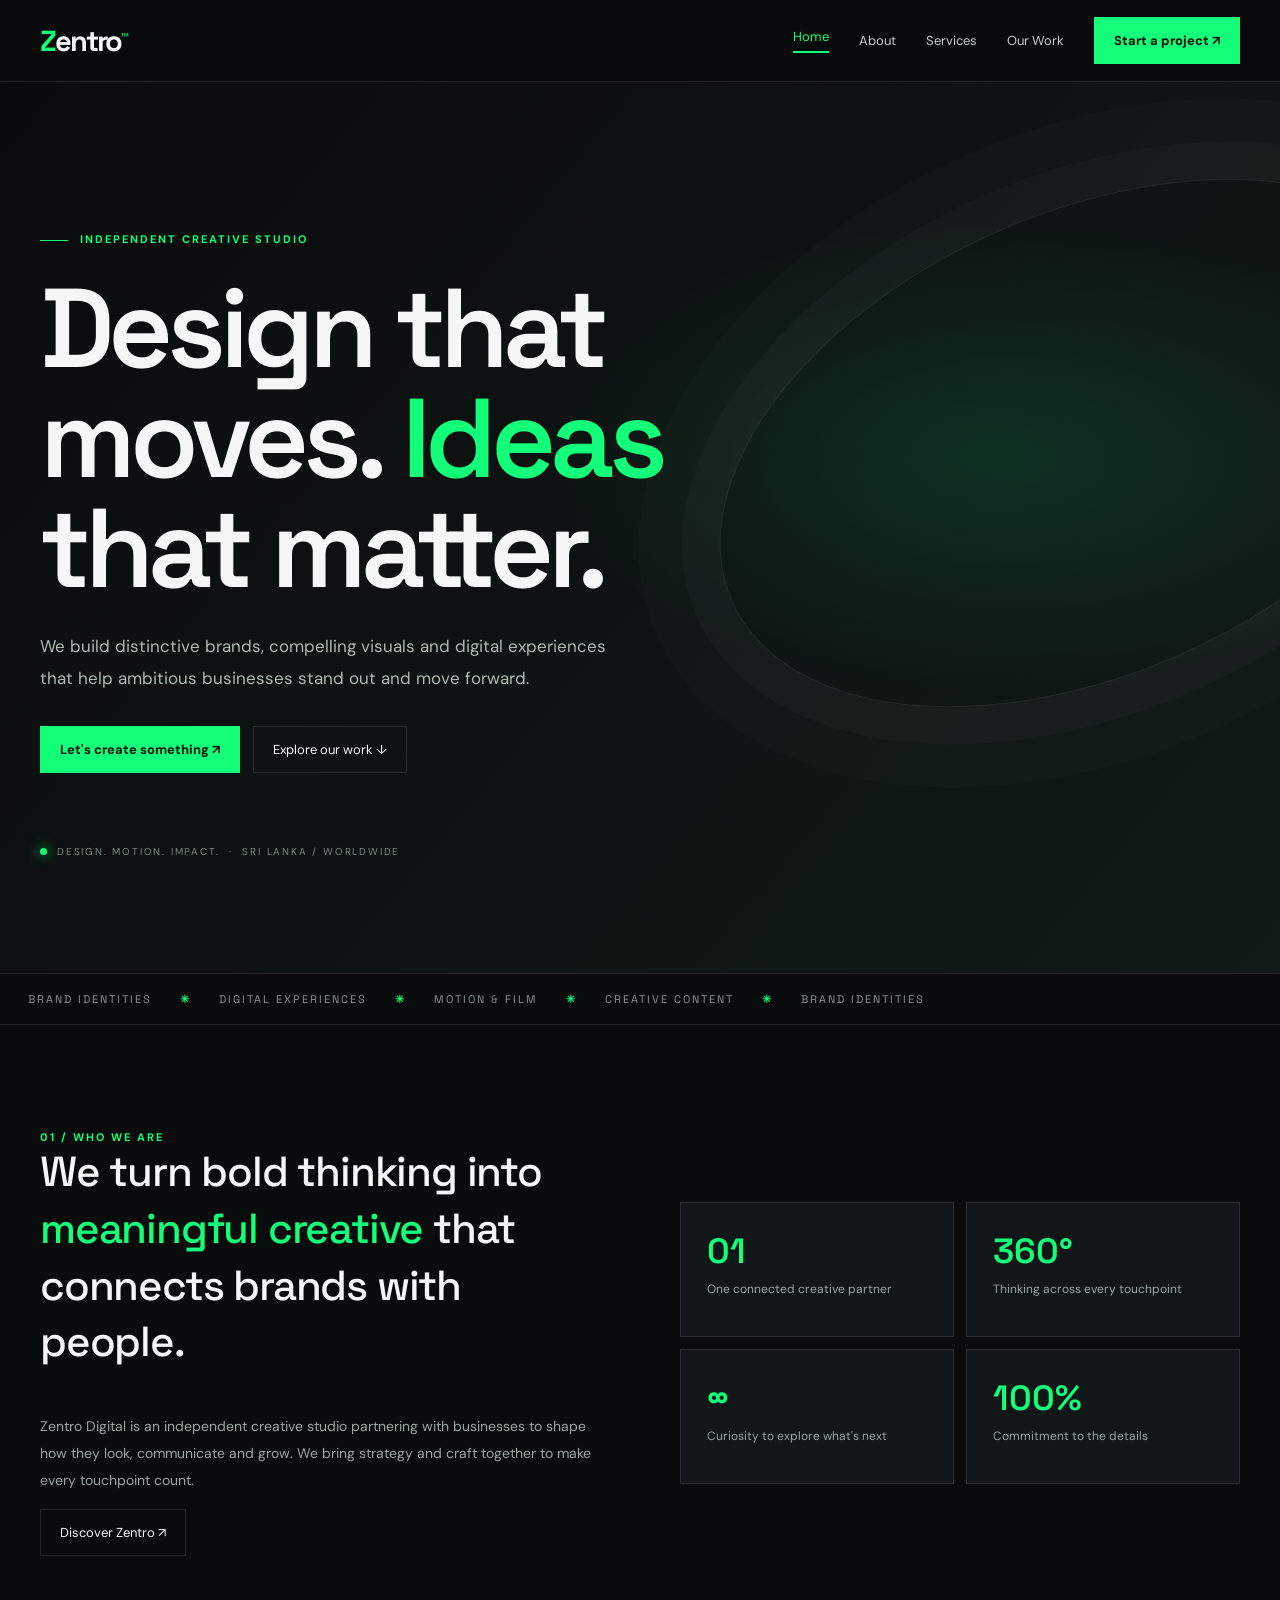
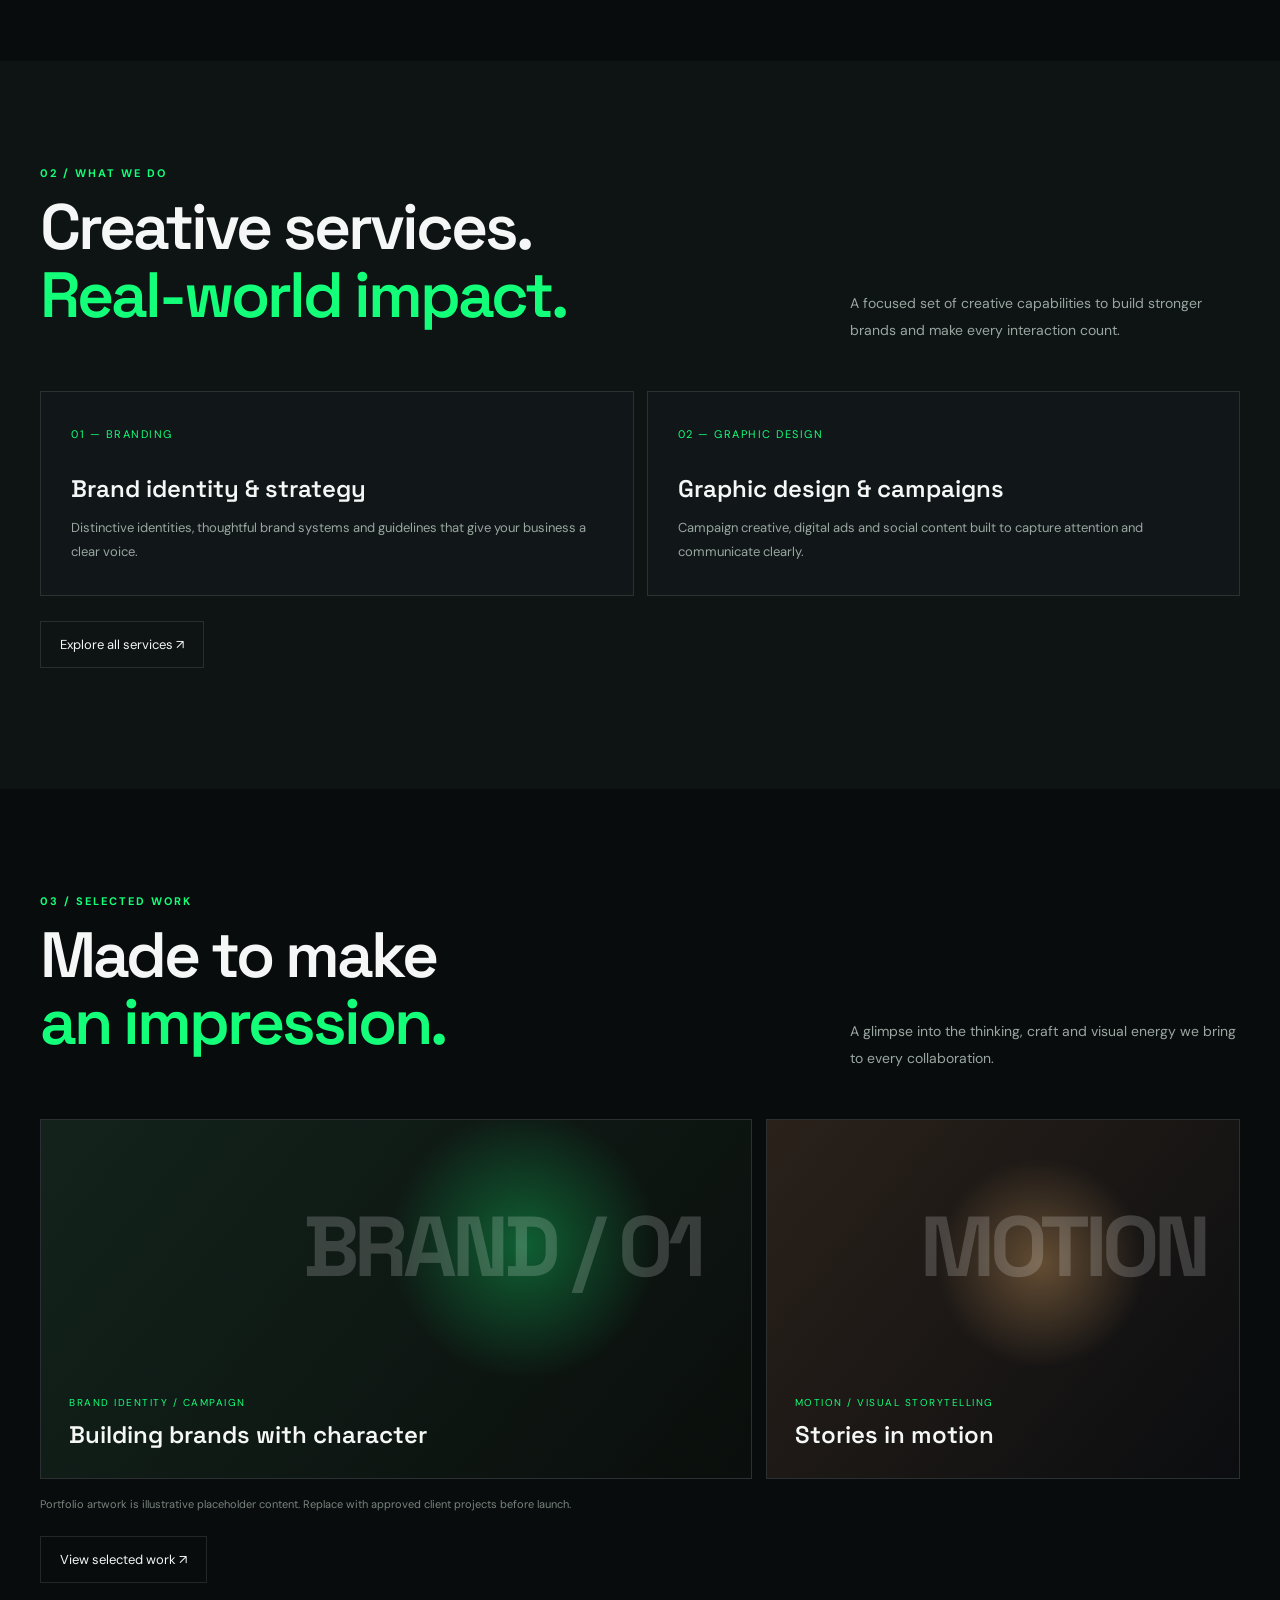
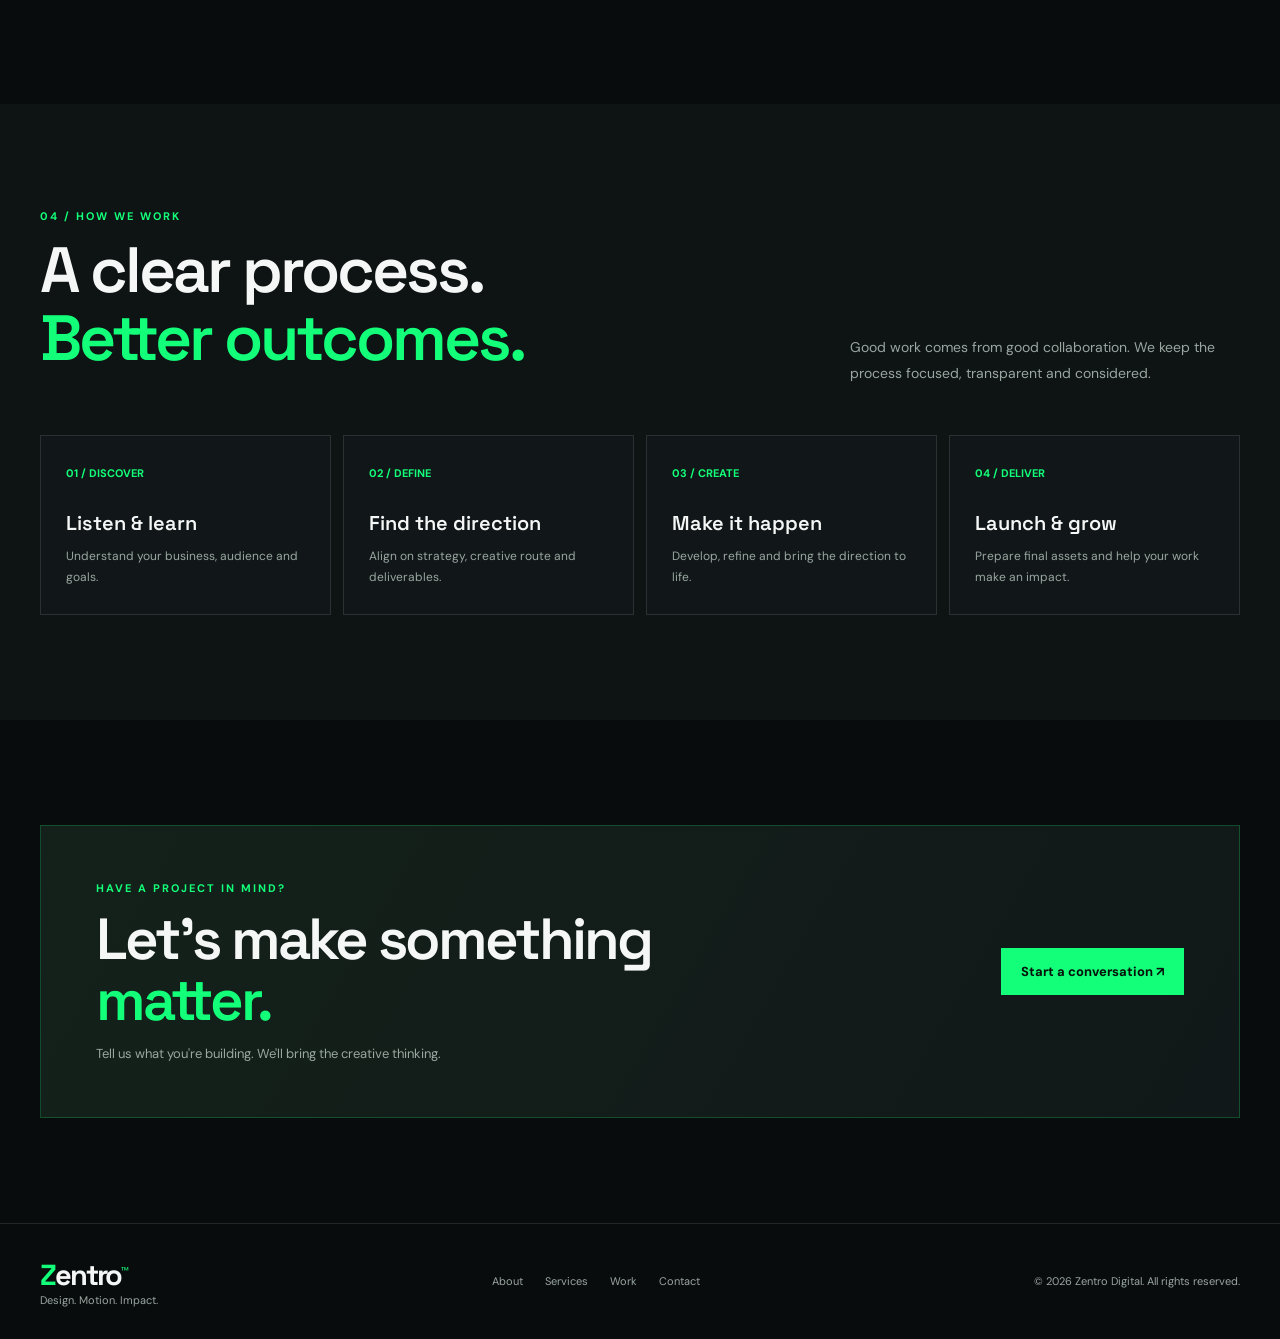
<file: index.html>
<!doctype html><html lang="en"><head><meta charset="utf-8"><meta name="viewport" content="width=device-width,initial-scale=1"><meta name="theme-color" content="#090c0d"><meta name="description" content="Zentro Digital — Design. Motion. Impact. Branding, campaigns, motion and digital experiences."><title>Creative Studio | Zentro Digital</title><link rel="stylesheet" href="assets/css/style.css"></head><body><header class="site-header"><div class="wrap nav"><a class="brand" href="index.html" aria-label="Zentro Digital home"><span class="z">Z</span>entro<sup>™</sup></a><nav class="nav-links"><a href="index.html" aria-current="page">Home</a><a href="about.html" >About</a><a href="services.html" >Services</a><a href="work.html" >Our Work</a><a href="contact.html" class="nav-cta">Start a project ↗</a></nav><button class="menu-toggle" aria-label="Open navigation">☰</button></div></header><main><section class="hero" id="home"><div class="wrap"><div class="hero-inner"><div class="eyebrow">Independent creative studio</div><h1>Design that<br>moves. <span class="accent">Ideas</span><br>that matter.</h1><p class="lead">We build distinctive brands, compelling visuals and digital experiences that help ambitious businesses stand out and move forward.</p><div class="hero-actions"><a class="button" href="contact.html">Let's create something ↗</a><a class="button-outline" href="work.html">Explore our work ↓</a></div><div class="hero-meta"><i class="pulse"></i>DESIGN. MOTION. IMPACT. &nbsp;·&nbsp; SRI LANKA / WORLDWIDE</div></div></div></section><div class="ticker"><span>BRAND IDENTITIES</span><b>✳</b><span>DIGITAL EXPERIENCES</span><b>✳</b><span>MOTION & FILM</span><b>✳</b><span>CREATIVE CONTENT</span><b>✳</b><span>BRAND IDENTITIES</span></div><section><div class="wrap split"><div class="reveal"><div class="kicker">01 / Who we are</div><p class="statement">We turn bold thinking into <span class="accent">meaningful creative</span> that connects brands with people.</p><p class="body-copy">Zentro Digital is an independent creative studio partnering with businesses to shape how they look, communicate and grow. We bring strategy and craft together to make every touchpoint count.</p><a class="button-outline" href="about.html">Discover Zentro ↗</a></div><div class="stats reveal"><div class="stat"><strong>01</strong><span>One connected creative partner</span></div><div class="stat"><strong>360°</strong><span>Thinking across every touchpoint</span></div><div class="stat"><strong>∞</strong><span>Curiosity to explore what's next</span></div><div class="stat"><strong>100%</strong><span>Commitment to the details</span></div></div></div></section><section class="dark-section"><div class="wrap"><div class="section-head reveal"><div><div class="kicker">02 / What we do</div><h2 class="section-title">Creative services.<br><span class="accent">Real-world impact.</span></h2></div><p class="section-copy">A focused set of creative capabilities to build stronger brands and make every interaction count.</p></div><div class="cards"><article class="card reveal"><span class="number">01 — BRANDING</span><h3>Brand identity & strategy</h3><p>Distinctive identities, thoughtful brand systems and guidelines that give your business a clear voice.</p></article><article class="card reveal"><span class="number">02 — GRAPHIC DESIGN</span><h3>Graphic design & campaigns</h3><p>Campaign creative, digital ads and social content built to capture attention and communicate clearly.</p></article></div><p style="margin-top:25px"><a class="button-outline" href="services.html">Explore all services ↗</a></p></div></section><section><div class="wrap"><div class="section-head reveal"><div><div class="kicker">03 / Selected work</div><h2 class="section-title">Made to make<br><span class="accent">an impression.</span></h2></div><p class="section-copy">A glimpse into the thinking, craft and visual energy we bring to every collaboration.</p></div><div class="work-grid"><article class="work-card reveal"><div class="work-art art-brand"></div><div class="work-info"><small>Brand identity / Campaign</small><h3>Building brands with character</h3></div></article><article class="work-card reveal"><div class="work-art art-motion"></div><div class="work-info"><small>Motion / Visual storytelling</small><h3>Stories in motion</h3></div></article></div><p class="note">Portfolio artwork is illustrative placeholder content. Replace with approved client projects before launch.</p><p style="margin-top:25px"><a class="button-outline" href="work.html">View selected work ↗</a></p></div></section><section class="dark-section"><div class="wrap"><div class="section-head reveal"><div><div class="kicker">04 / How we work</div><h2 class="section-title">A clear process.<br><span class="accent">Better outcomes.</span></h2></div><p class="section-copy">Good work comes from good collaboration. We keep the process focused, transparent and considered.</p></div><div class="process-list"><div class="process-item reveal"><b>01 / DISCOVER</b><h3>Listen & learn</h3><p>Understand your business, audience and goals.</p></div><div class="process-item reveal"><b>02 / DEFINE</b><h3>Find the direction</h3><p>Align on strategy, creative route and deliverables.</p></div><div class="process-item reveal"><b>03 / CREATE</b><h3>Make it happen</h3><p>Develop, refine and bring the direction to life.</p></div><div class="process-item reveal"><b>04 / DELIVER</b><h3>Launch & grow</h3><p>Prepare final assets and help your work make an impact.</p></div></div></div></section><section><div class="wrap"><div class="contact-panel reveal"><div><div class="kicker">Have a project in mind?</div><h2>Let's make something<br><span class="accent">matter.</span></h2><p>Tell us what you're building. We'll bring the creative thinking.</p></div><a class="button" href="contact.html">Start a conversation ↗</a></div></div></section></main><footer><div class="wrap footer-row"><div><a class="brand" href="index.html"><span class="z">Z</span>entro<sup>™</sup></a><div class="footer-small">Design. Motion. Impact.</div></div><div class="footer-links"><a href="about.html">About</a><a href="services.html">Services</a><a href="work.html">Work</a><a href="contact.html">Contact</a></div><div class="footer-small">© <span data-year></span> Zentro Digital. All rights reserved.</div></div></footer><script src="assets/js/main.js"></script></body></html>
</file>
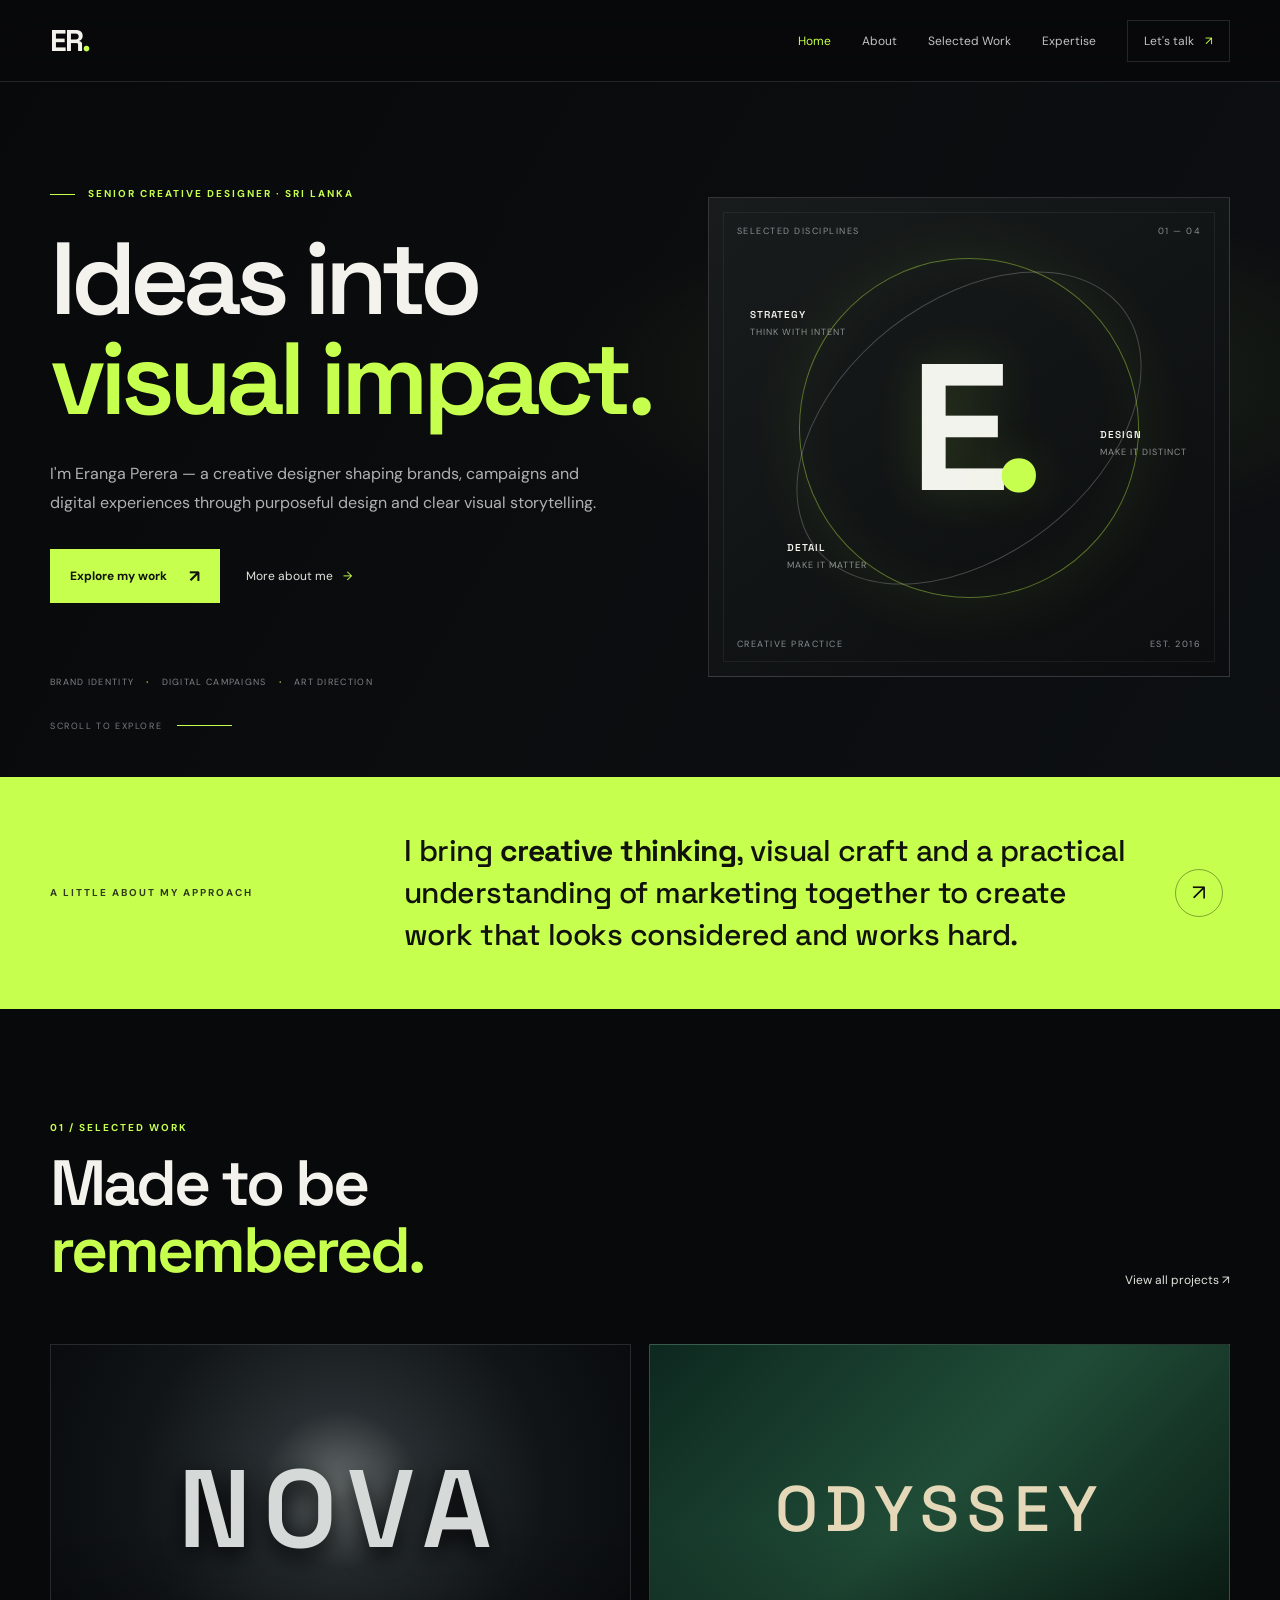
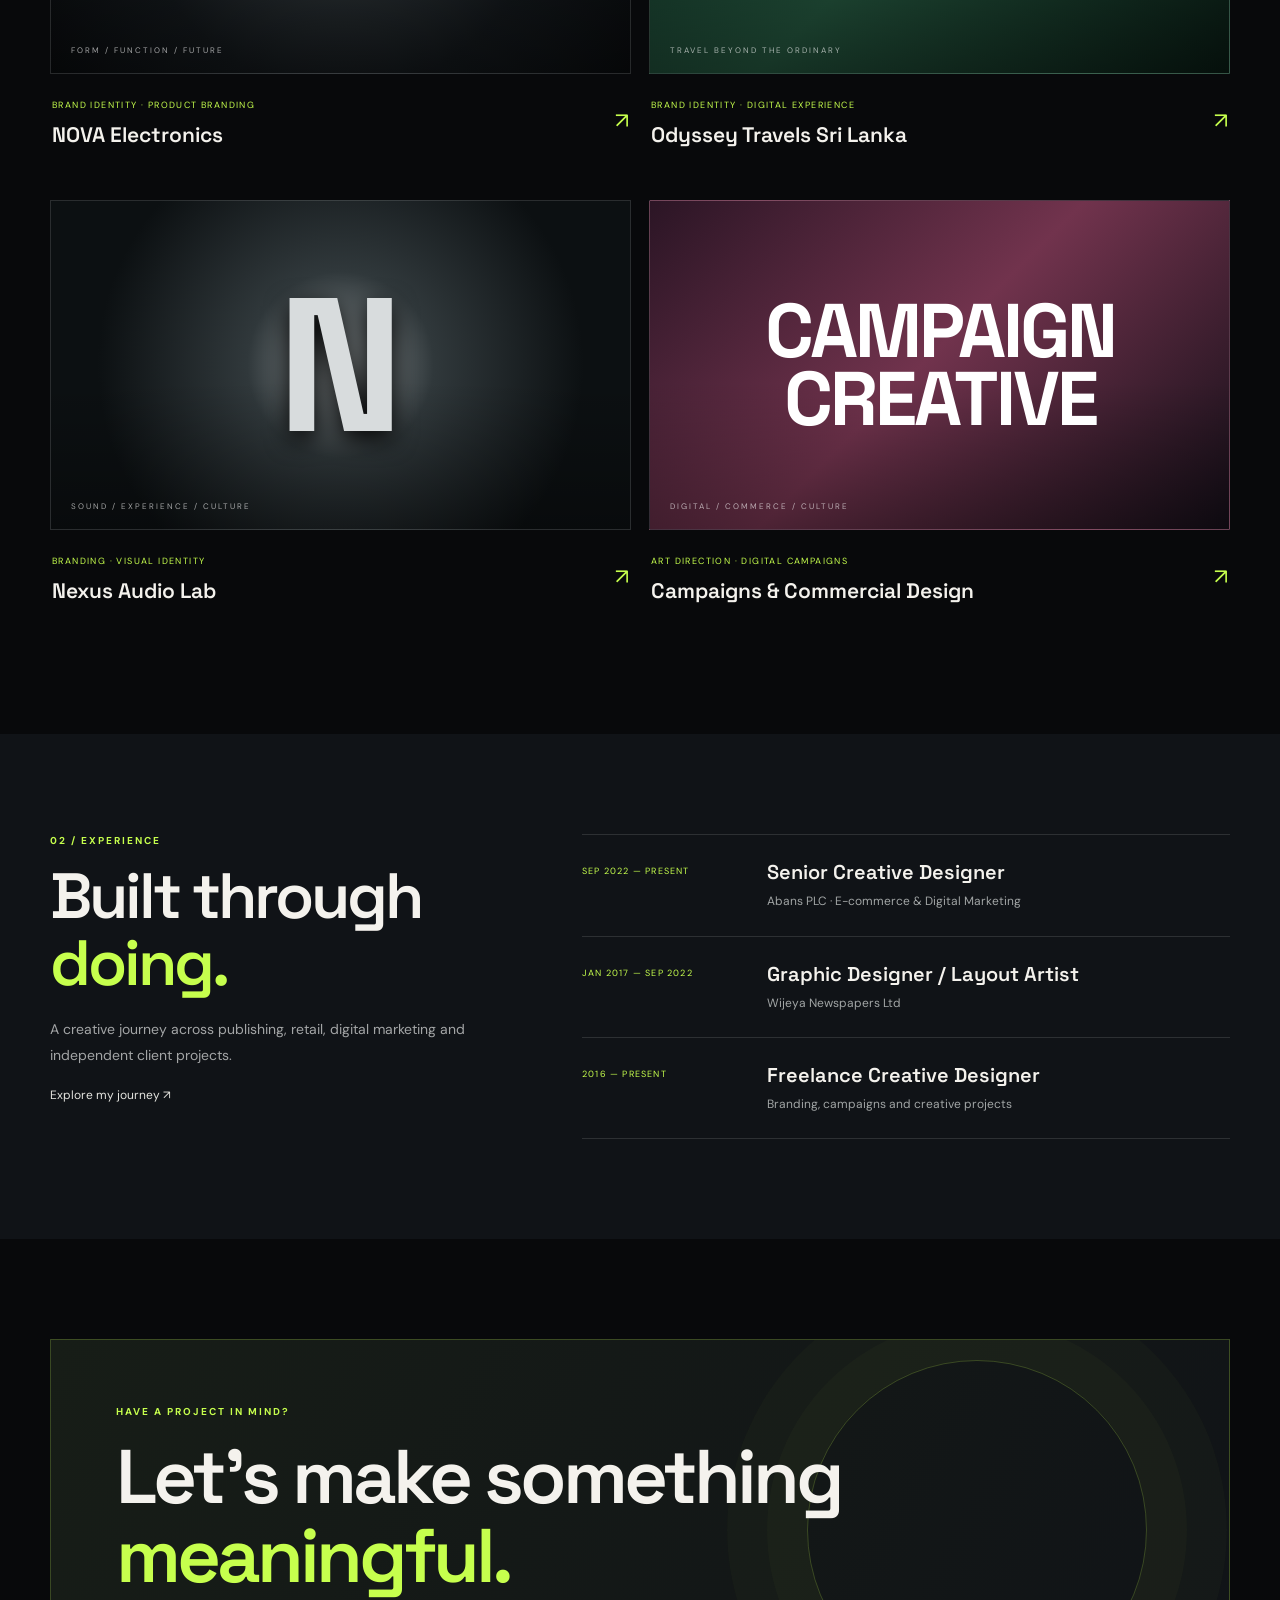
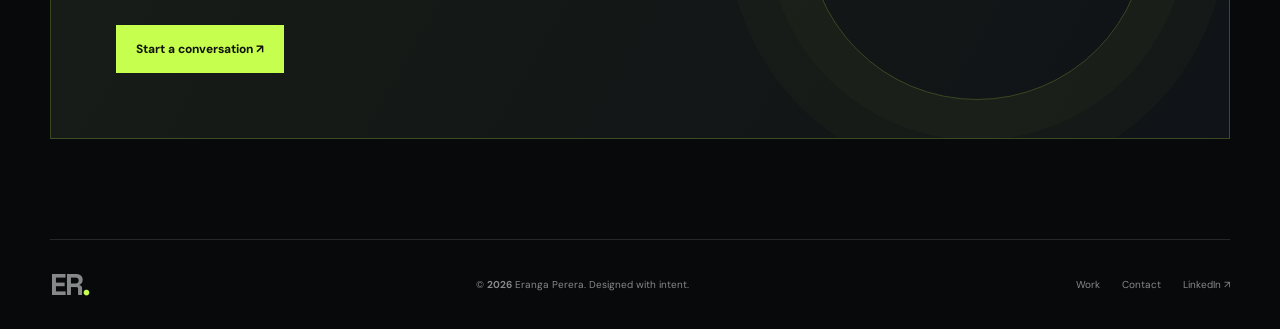
<file: portfolio/index.html>
<!doctype html>
<html lang="en"><head><meta charset="utf-8"><meta name="viewport" content="width=device-width,initial-scale=1"><meta name="theme-color" content="#08090b"><meta name="description" content="Eranga Perera — Senior Creative Designer crafting brand identities, digital campaigns and visual experiences."><title>Eranga Perera — Creative Designer</title><link rel="preconnect" href="https://fonts.googleapis.com"><link rel="preconnect" href="https://fonts.gstatic.com" crossorigin><link href="https://fonts.googleapis.com/css2?family=DM+Sans:wght@400;500;600;700&family=Space+Grotesk:wght@400;500;600;700&display=swap" rel="stylesheet"><link rel="stylesheet" href="assets/css/portfolio.css"></head>
<body><header class="header"><div class="container nav"><a class="wordmark" href="index.html">ER<span>.</span></a><button class="menu" aria-label="Toggle navigation">☰</button><nav class="navlinks"><a class="active" href="index.html">Home</a><a href="about.html">About</a><a href="work.html">Selected Work</a><a href="services.html">Expertise</a><a class="nav-contact" href="contact.html">Let's talk <span>↗</span></a></nav></div></header>
<main><section class="hero"><div class="container hero-grid"><div class="hero-copy"><div class="eyebrow"><i></i> SENIOR CREATIVE DESIGNER · SRI LANKA</div><h1>Ideas into<br><em>visual impact.</em></h1><p class="intro">I'm Eranga Perera — a creative designer shaping brands, campaigns and digital experiences through purposeful design and clear visual storytelling.</p><div class="actions"><a class="btn" href="work.html">Explore my work <span>↗</span></a><a class="text-link" href="about.html">More about me <span>→</span></a></div><div class="hero-foot"><span>BRAND IDENTITY</span><b>·</b><span>DIGITAL CAMPAIGNS</span><b>·</b><span>ART DIRECTION</span></div></div><div class="hero-visual" aria-label="Abstract creative design composition"><div class="visual-top"><span>SELECTED DISCIPLINES</span><span>01 — 04</span></div><div class="orbit orbit-one"></div><div class="orbit orbit-two"></div><div class="visual-mark">E<span>.</span></div><div class="visual-label label-a">STRATEGY<br><small>THINK WITH INTENT</small></div><div class="visual-label label-b">DESIGN<br><small>MAKE IT DISTINCT</small></div><div class="visual-label label-c">DETAIL<br><small>MAKE IT MATTER</small></div><div class="visual-bottom"><span>CREATIVE PRACTICE</span><span>EST. 2016</span></div></div></div><div class="scroll-cue container"><span>SCROLL TO EXPLORE</span><i></i></div></section>
<section class="intro-band"><div class="container band-grid"><div class="eyebrow">A LITTLE ABOUT MY APPROACH</div><p>I bring <strong>creative thinking</strong>, visual craft and a practical understanding of marketing together to create work that looks considered and works hard.</p><a href="about.html" class="round-link" aria-label="Read about me">↗</a></div></section>
<section class="section"><div class="container"><div class="section-heading"><div><div class="eyebrow">01 / SELECTED WORK</div><h2>Made to be<br><em>remembered.</em></h2></div><a href="work.html" class="text-link">View all projects ↗</a></div><div class="project-grid"><a class="project project-nova" href="work.html#nova"><div class="project-art nova-art"><span class="nova-word">NOVA</span><span class="art-caption">FORM / FUNCTION / FUTURE</span></div><div class="project-meta"><div><small>BRAND IDENTITY · PRODUCT BRANDING</small><h3>NOVA Electronics</h3></div><span>↗</span></div></a><a class="project project-odyssey" href="work.html#odyssey"><div class="project-art odyssey-art"><span class="odyssey-word">ODYSSEY</span><span class="art-caption">TRAVEL BEYOND THE ORDINARY</span></div><div class="project-meta"><div><small>BRAND IDENTITY · DIGITAL EXPERIENCE</small><h3>Odyssey Travels Sri Lanka</h3></div><span>↗</span></div></a><a class="project project-nexus" href="work.html#nexus"><div class="project-art nexus-art"><span class="nexus-symbol">N</span><span class="art-caption">SOUND / EXPERIENCE / CULTURE</span></div><div class="project-meta"><div><small>BRANDING · VISUAL IDENTITY</small><h3>Nexus Audio Lab</h3></div><span>↗</span></div></a><a class="project project-campaign" href="work.html#campaigns"><div class="project-art campaign-art"><span class="campaign-type">CAMPAIGN<br>CREATIVE</span><span class="art-caption">DIGITAL / COMMERCE / CULTURE</span></div><div class="project-meta"><div><small>ART DIRECTION · DIGITAL CAMPAIGNS</small><h3>Campaigns & Commercial Design</h3></div><span>↗</span></div></a></div></div></section>
<section class="experience-section"><div class="container experience-grid"><div><div class="eyebrow">02 / EXPERIENCE</div><h2>Built through<br><em>doing.</em></h2><p class="muted">A creative journey across publishing, retail, digital marketing and independent client projects.</p><a class="text-link" href="about.html">Explore my journey ↗</a></div><div class="timeline"><div class="timeline-item"><span>SEP 2022 — PRESENT</span><div><h3>Senior Creative Designer</h3><p>Abans PLC · E-commerce & Digital Marketing</p></div></div><div class="timeline-item"><span>JAN 2017 — SEP 2022</span><div><h3>Graphic Designer / Layout Artist</h3><p>Wijeya Newspapers Ltd</p></div></div><div class="timeline-item"><span>2016 — PRESENT</span><div><h3>Freelance Creative Designer</h3><p>Branding, campaigns and creative projects</p></div></div></div></div></section>
<section class="cta-section"><div class="container cta"><div class="eyebrow">HAVE A PROJECT IN MIND?</div><h2>Let's make something<br><em>meaningful.</em></h2><a class="btn" href="contact.html">Start a conversation ↗</a><div class="cta-orb"></div></div></section></main>
<footer><div class="container footer"><a class="wordmark" href="index.html">ER<span>.</span></a><span>© <b data-year></b> Eranga Perera. Designed with intent.</span><div><a href="work.html">Work</a><a href="contact.html">Contact</a><a href="https://www.linkedin.com/" target="_blank" rel="noreferrer">LinkedIn ↗</a></div></div></footer><script src="assets/js/portfolio.js"></script></body></html>
</file>
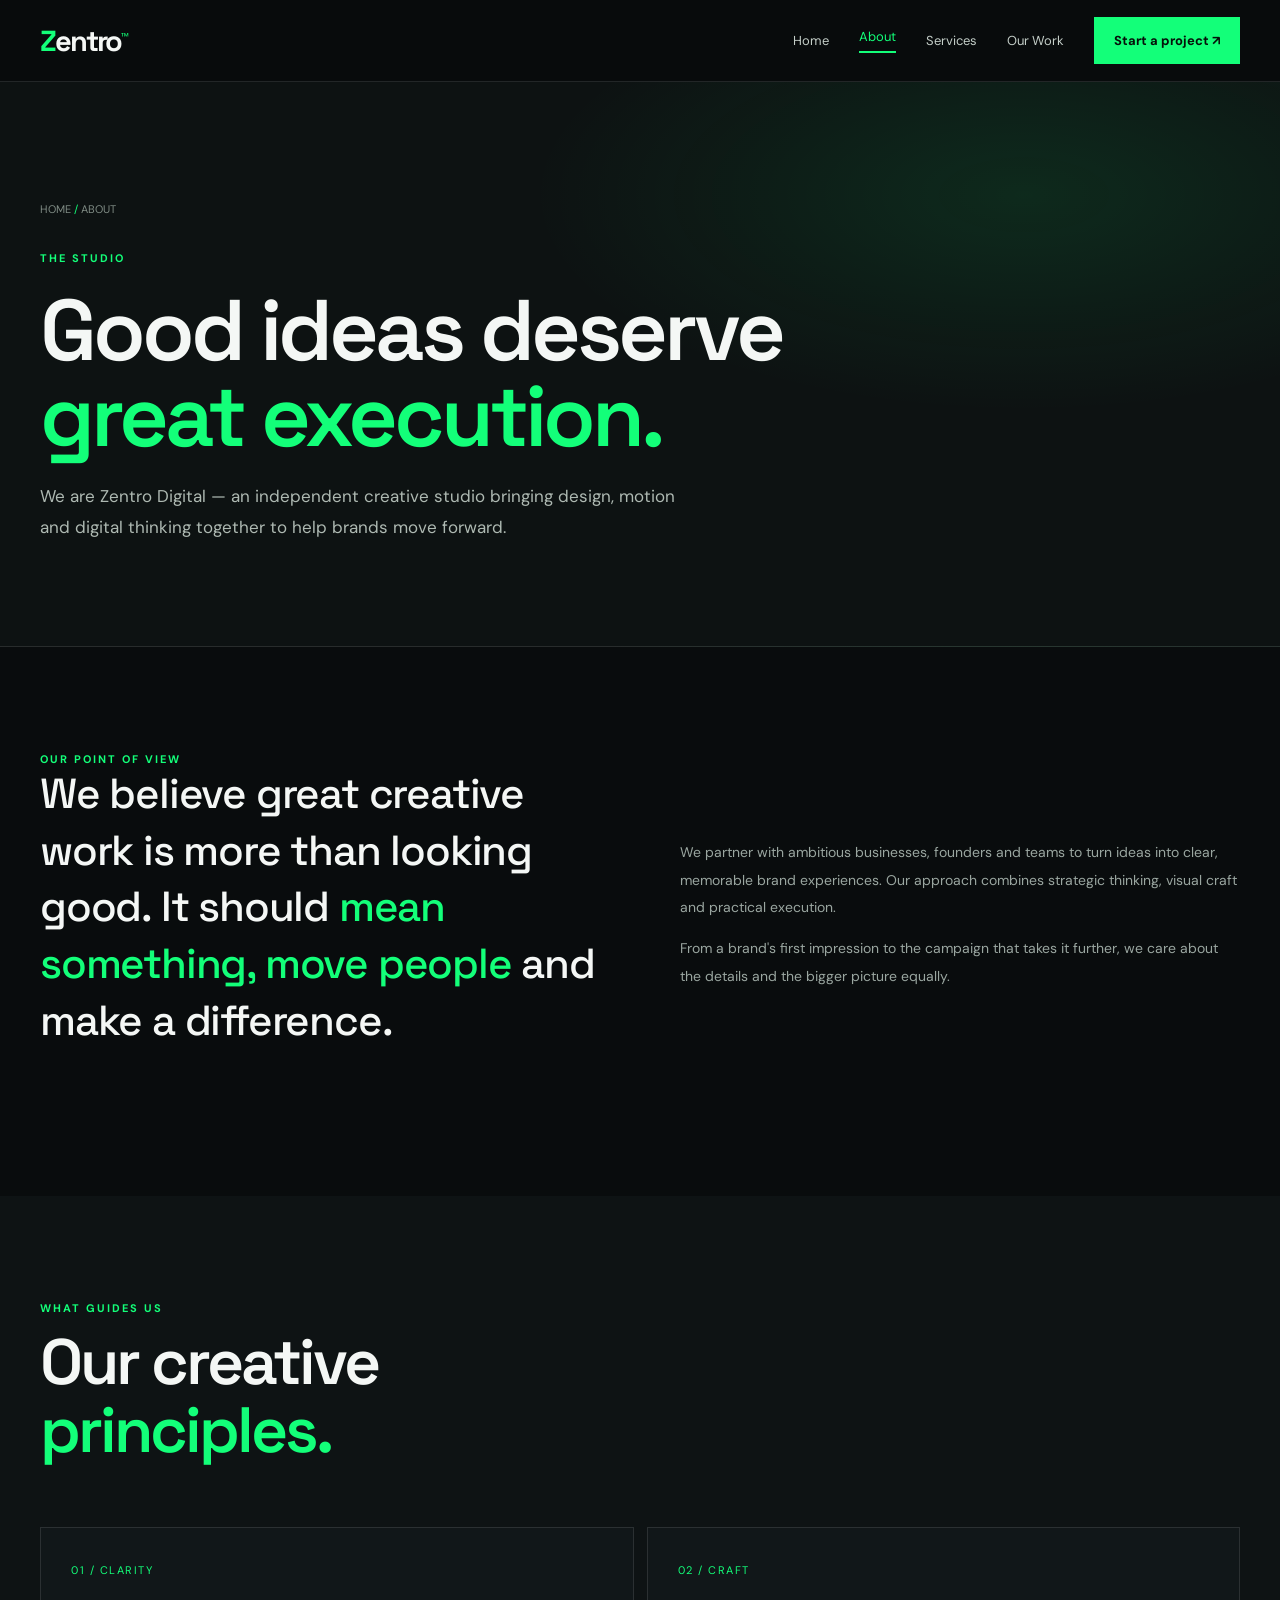
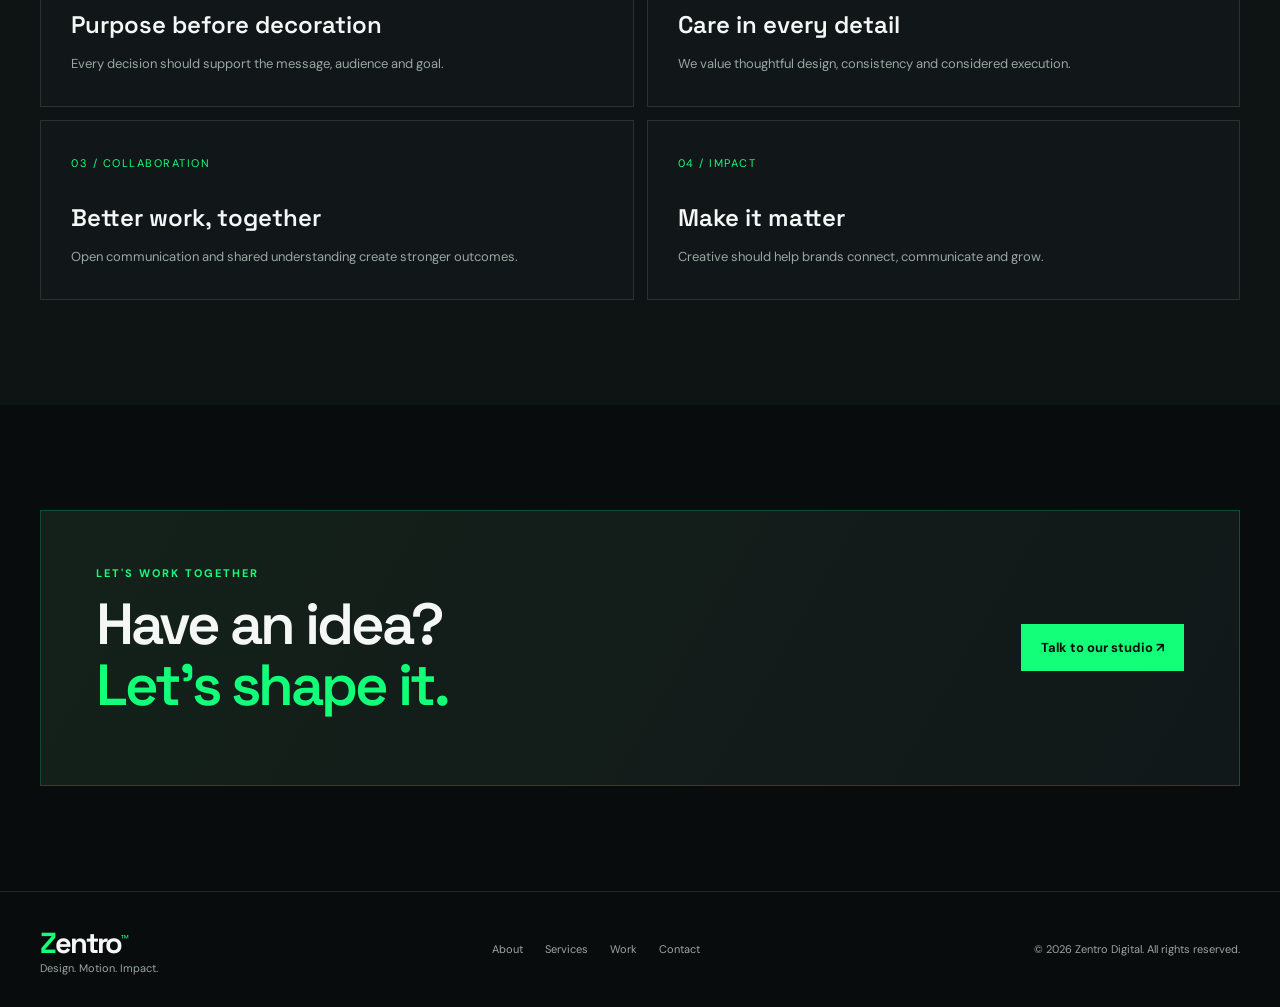
<file: about.html>
<!doctype html><html lang="en"><head><meta charset="utf-8"><meta name="viewport" content="width=device-width,initial-scale=1"><meta name="theme-color" content="#090c0d"><meta name="description" content="Meet Zentro Digital, an independent creative studio bringing design, motion and digital thinking together."><title>About | Zentro Digital</title><link rel="stylesheet" href="assets/css/style.css"></head><body><header class="site-header"><div class="wrap nav"><a class="brand" href="index.html" aria-label="Zentro Digital home"><span class="z">Z</span>entro<sup>™</sup></a><nav class="nav-links"><a href="index.html" >Home</a><a href="about.html" aria-current="page">About</a><a href="services.html" >Services</a><a href="work.html" >Our Work</a><a href="contact.html" class="nav-cta">Start a project ↗</a></nav><button class="menu-toggle" aria-label="Open navigation">☰</button></div></header><main><section class="page-hero"><div class="wrap"><div class="breadcrumb">HOME <span>/</span> ABOUT</div><div class="kicker">The studio</div><h1>Good ideas deserve<br><span class="accent">great execution.</span></h1><p class="lead">We are Zentro Digital — an independent creative studio bringing design, motion and digital thinking together to help brands move forward.</p></div></section><section><div class="wrap split"><div><div class="kicker">Our point of view</div><p class="statement">We believe great creative work is more than looking good. It should <span class="accent">mean something, move people</span> and make a difference.</p></div><div><p class="body-copy">We partner with ambitious businesses, founders and teams to turn ideas into clear, memorable brand experiences. Our approach combines strategic thinking, visual craft and practical execution.</p><p class="body-copy">From a brand's first impression to the campaign that takes it further, we care about the details and the bigger picture equally.</p></div></div></section><section class="dark-section"><div class="wrap"><div class="section-head"><div><div class="kicker">What guides us</div><h2 class="section-title">Our creative<br><span class="accent">principles.</span></h2></div></div><div class="cards"><article class="card"><span class="number">01 / CLARITY</span><h3>Purpose before decoration</h3><p>Every decision should support the message, audience and goal.</p></article><article class="card"><span class="number">02 / CRAFT</span><h3>Care in every detail</h3><p>We value thoughtful design, consistency and considered execution.</p></article><article class="card"><span class="number">03 / COLLABORATION</span><h3>Better work, together</h3><p>Open communication and shared understanding create stronger outcomes.</p></article><article class="card"><span class="number">04 / IMPACT</span><h3>Make it matter</h3><p>Creative should help brands connect, communicate and grow.</p></article></div></div></section><section><div class="wrap"><div class="contact-panel"><div><div class="kicker">Let's work together</div><h2>Have an idea?<br><span class="accent">Let's shape it.</span></h2></div><a class="button" href="contact.html">Talk to our studio ↗</a></div></div></section></main><footer><div class="wrap footer-row"><div><a class="brand" href="index.html"><span class="z">Z</span>entro<sup>™</sup></a><div class="footer-small">Design. Motion. Impact.</div></div><div class="footer-links"><a href="about.html">About</a><a href="services.html">Services</a><a href="work.html">Work</a><a href="contact.html">Contact</a></div><div class="footer-small">© <span data-year></span> Zentro Digital. All rights reserved.</div></div></footer><script src="assets/js/main.js"></script></body></html>
</file>
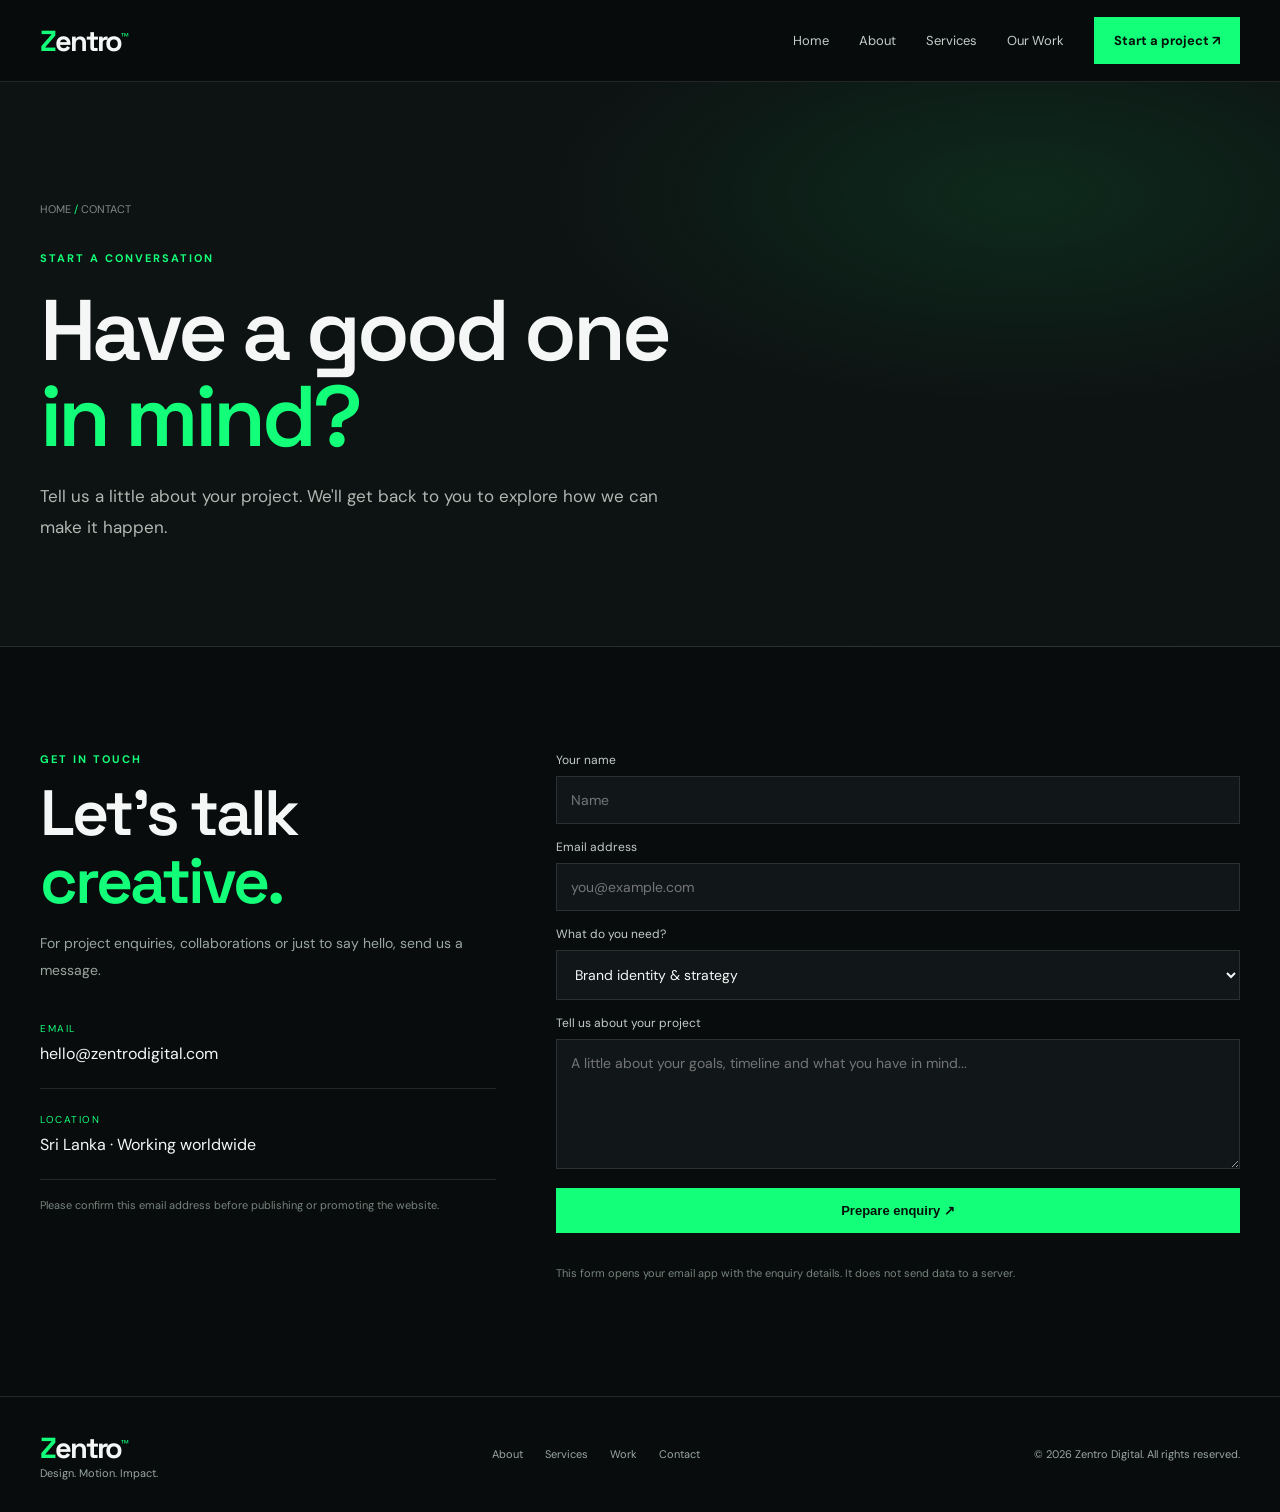
<file: contact.html>
<!doctype html><html lang="en"><head><meta charset="utf-8"><meta name="viewport" content="width=device-width,initial-scale=1"><meta name="theme-color" content="#090c0d"><meta name="description" content="Start a project with Zentro Digital. Tell us about your creative brief."><title>Contact | Zentro Digital</title><link rel="stylesheet" href="assets/css/style.css"></head><body><header class="site-header"><div class="wrap nav"><a class="brand" href="index.html" aria-label="Zentro Digital home"><span class="z">Z</span>entro<sup>™</sup></a><nav class="nav-links"><a href="index.html" >Home</a><a href="about.html" >About</a><a href="services.html" >Services</a><a href="work.html" >Our Work</a><a href="contact.html" class="nav-cta">Start a project ↗</a></nav><button class="menu-toggle" aria-label="Open navigation">☰</button></div></header><main><section class="page-hero"><div class="wrap"><div class="breadcrumb">HOME <span>/</span> CONTACT</div><div class="kicker">Start a conversation</div><h1>Have a good one<br><span class="accent">in mind?</span></h1><p class="lead">Tell us a little about your project. We'll get back to you to explore how we can make it happen.</p></div></section><section><div class="wrap contact-layout"><div><div class="kicker">Get in touch</div><h2 class="section-title">Let's talk<br><span class="accent">creative.</span></h2><p class="body-copy">For project enquiries, collaborations or just to say hello, send us a message.</p><div class="contact-detail"><small>EMAIL</small><a href="mailto:hello@zentrodigital.com">hello@zentrodigital.com</a></div><div class="contact-detail"><small>LOCATION</small><span>Sri Lanka · Working worldwide</span></div><p class="note">Please confirm this email address before publishing or promoting the website.</p></div><form class="form" data-contact-form><label>Your name<input name="name" required placeholder="Name"></label><label>Email address<input name="email" type="email" required placeholder="you@example.com"></label><label>What do you need?<select name="service"><option>Brand identity & strategy</option><option>Graphic design & campaigns</option><option>Motion graphics & video</option><option>Digital experiences</option><option>Something else</option></select></label><label>Tell us about your project<textarea name="message" required placeholder="A little about your goals, timeline and what you have in mind..."></textarea></label><button class="button" type="submit">Prepare enquiry ↗</button><p class="note">This form opens your email app with the enquiry details. It does not send data to a server.</p></form></div></section></main><footer><div class="wrap footer-row"><div><a class="brand" href="index.html"><span class="z">Z</span>entro<sup>™</sup></a><div class="footer-small">Design. Motion. Impact.</div></div><div class="footer-links"><a href="about.html">About</a><a href="services.html">Services</a><a href="work.html">Work</a><a href="contact.html">Contact</a></div><div class="footer-small">© <span data-year></span> Zentro Digital. All rights reserved.</div></div></footer><script src="assets/js/main.js"></script></body></html>
</file>
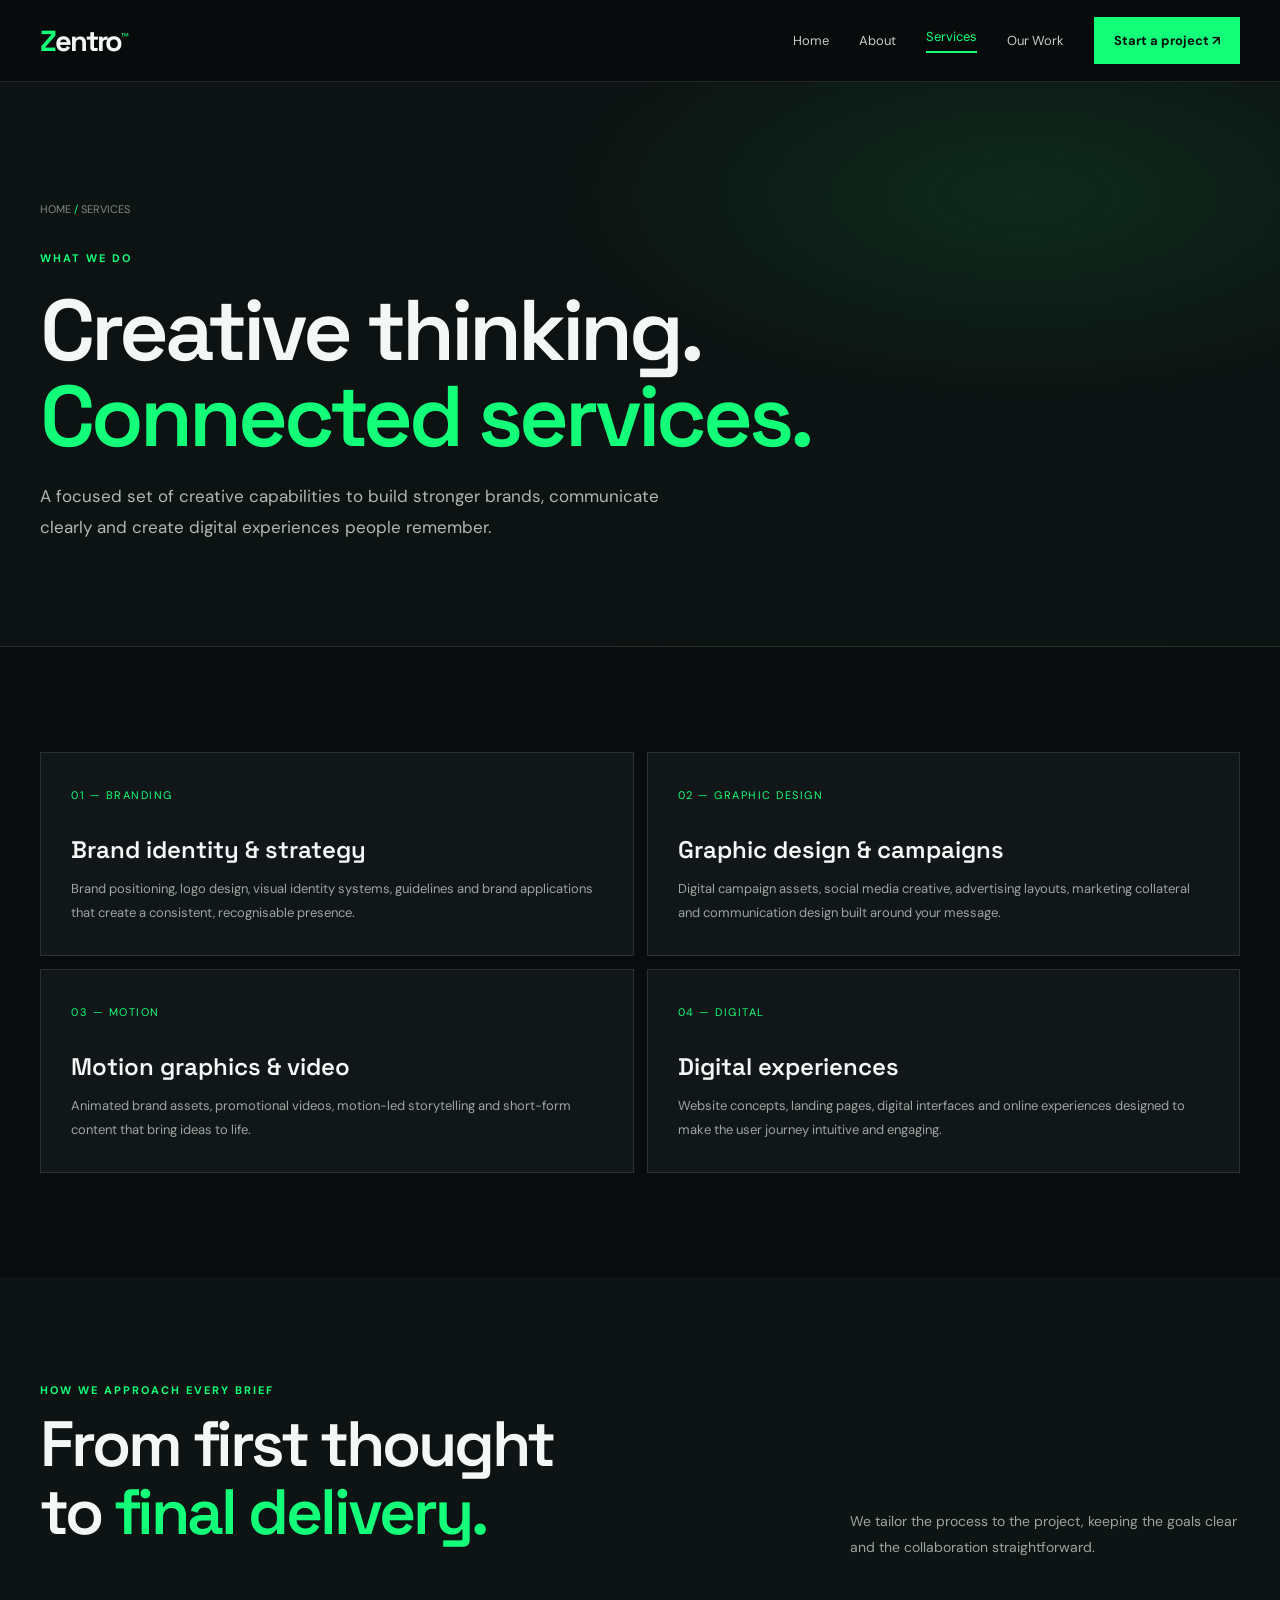
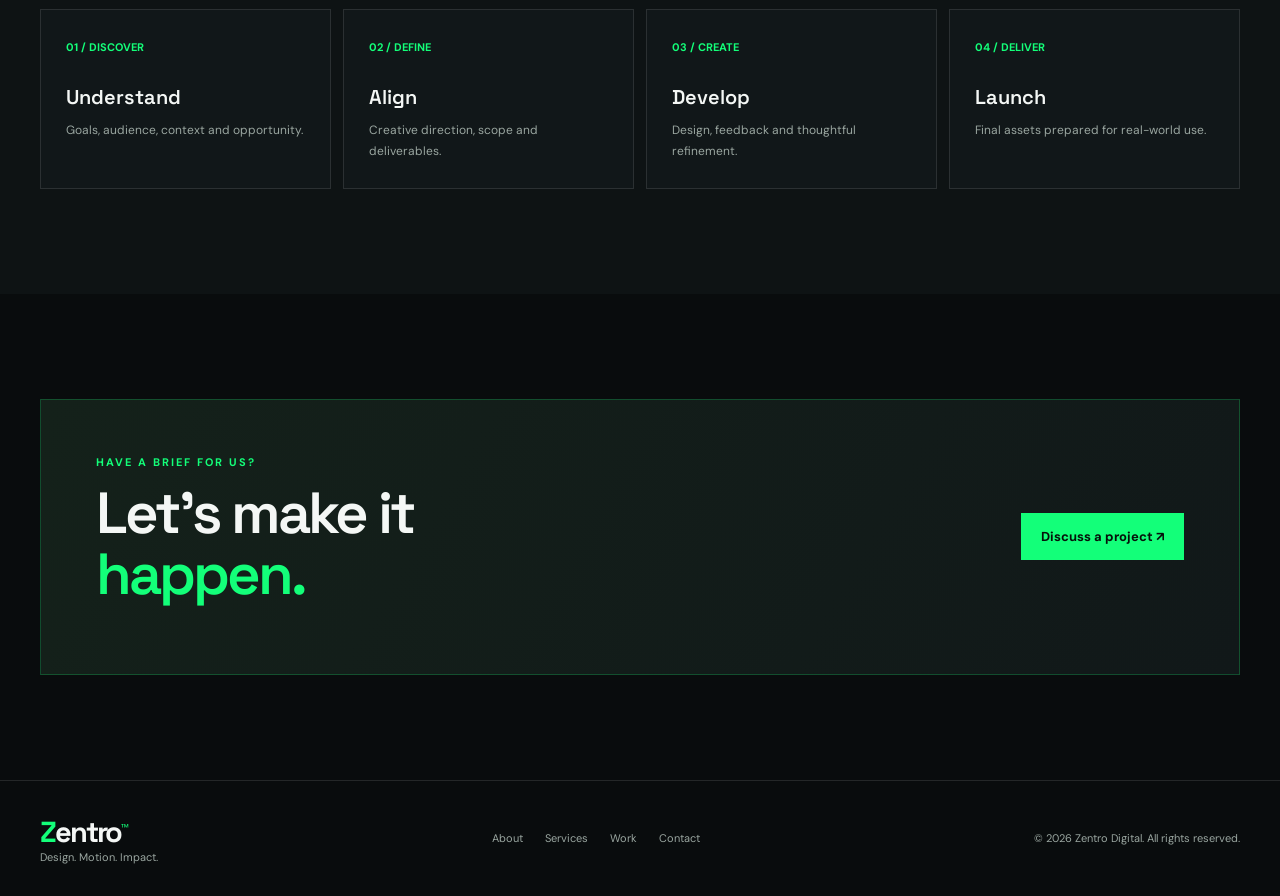
<file: services.html>
<!doctype html><html lang="en"><head><meta charset="utf-8"><meta name="viewport" content="width=device-width,initial-scale=1"><meta name="theme-color" content="#090c0d"><meta name="description" content="Explore Zentro Digital branding, graphic design, motion and digital experience services."><title>Services | Zentro Digital</title><link rel="stylesheet" href="assets/css/style.css"></head><body><header class="site-header"><div class="wrap nav"><a class="brand" href="index.html" aria-label="Zentro Digital home"><span class="z">Z</span>entro<sup>™</sup></a><nav class="nav-links"><a href="index.html" >Home</a><a href="about.html" >About</a><a href="services.html" aria-current="page">Services</a><a href="work.html" >Our Work</a><a href="contact.html" class="nav-cta">Start a project ↗</a></nav><button class="menu-toggle" aria-label="Open navigation">☰</button></div></header><main><section class="page-hero"><div class="wrap"><div class="breadcrumb">HOME <span>/</span> SERVICES</div><div class="kicker">What we do</div><h1>Creative thinking.<br><span class="accent">Connected services.</span></h1><p class="lead">A focused set of creative capabilities to build stronger brands, communicate clearly and create digital experiences people remember.</p></div></section><section><div class="wrap"><div class="cards"><article class="card"><span class="number">01 — BRANDING</span><h3>Brand identity & strategy</h3><p>Brand positioning, logo design, visual identity systems, guidelines and brand applications that create a consistent, recognisable presence.</p></article><article class="card"><span class="number">02 — GRAPHIC DESIGN</span><h3>Graphic design & campaigns</h3><p>Digital campaign assets, social media creative, advertising layouts, marketing collateral and communication design built around your message.</p></article><article class="card"><span class="number">03 — MOTION</span><h3>Motion graphics & video</h3><p>Animated brand assets, promotional videos, motion-led storytelling and short-form content that bring ideas to life.</p></article><article class="card"><span class="number">04 — DIGITAL</span><h3>Digital experiences</h3><p>Website concepts, landing pages, digital interfaces and online experiences designed to make the user journey intuitive and engaging.</p></article></div></div></section><section class="dark-section"><div class="wrap"><div class="section-head"><div><div class="kicker">How we approach every brief</div><h2 class="section-title">From first thought<br>to <span class="accent">final delivery.</span></h2></div><p class="section-copy">We tailor the process to the project, keeping the goals clear and the collaboration straightforward.</p></div><div class="process-list"><div class="process-item"><b>01 / DISCOVER</b><h3>Understand</h3><p>Goals, audience, context and opportunity.</p></div><div class="process-item"><b>02 / DEFINE</b><h3>Align</h3><p>Creative direction, scope and deliverables.</p></div><div class="process-item"><b>03 / CREATE</b><h3>Develop</h3><p>Design, feedback and thoughtful refinement.</p></div><div class="process-item"><b>04 / DELIVER</b><h3>Launch</h3><p>Final assets prepared for real-world use.</p></div></div></div></section><section><div class="wrap"><div class="contact-panel"><div><div class="kicker">Have a brief for us?</div><h2>Let's make it<br><span class="accent">happen.</span></h2></div><a class="button" href="contact.html">Discuss a project ↗</a></div></div></section></main><footer><div class="wrap footer-row"><div><a class="brand" href="index.html"><span class="z">Z</span>entro<sup>™</sup></a><div class="footer-small">Design. Motion. Impact.</div></div><div class="footer-links"><a href="about.html">About</a><a href="services.html">Services</a><a href="work.html">Work</a><a href="contact.html">Contact</a></div><div class="footer-small">© <span data-year></span> Zentro Digital. All rights reserved.</div></div></footer><script src="assets/js/main.js"></script></body></html>
</file>
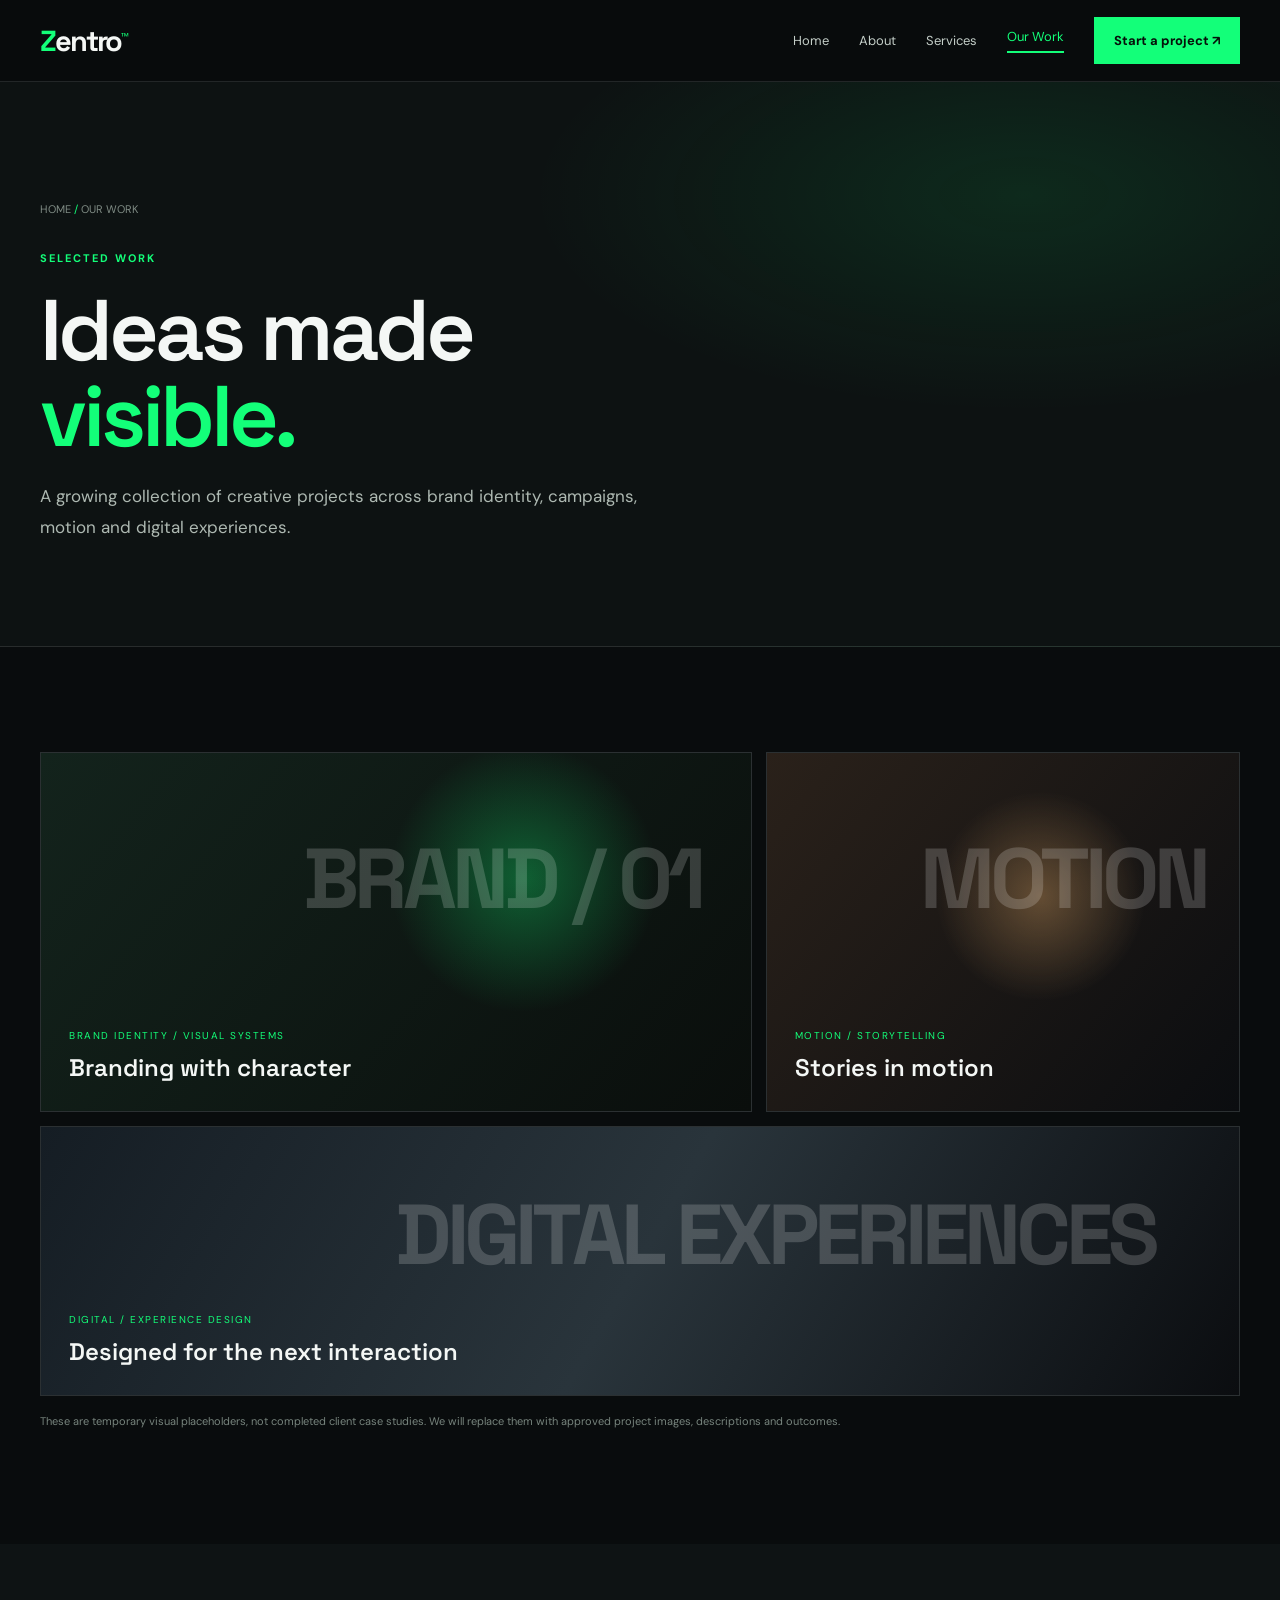
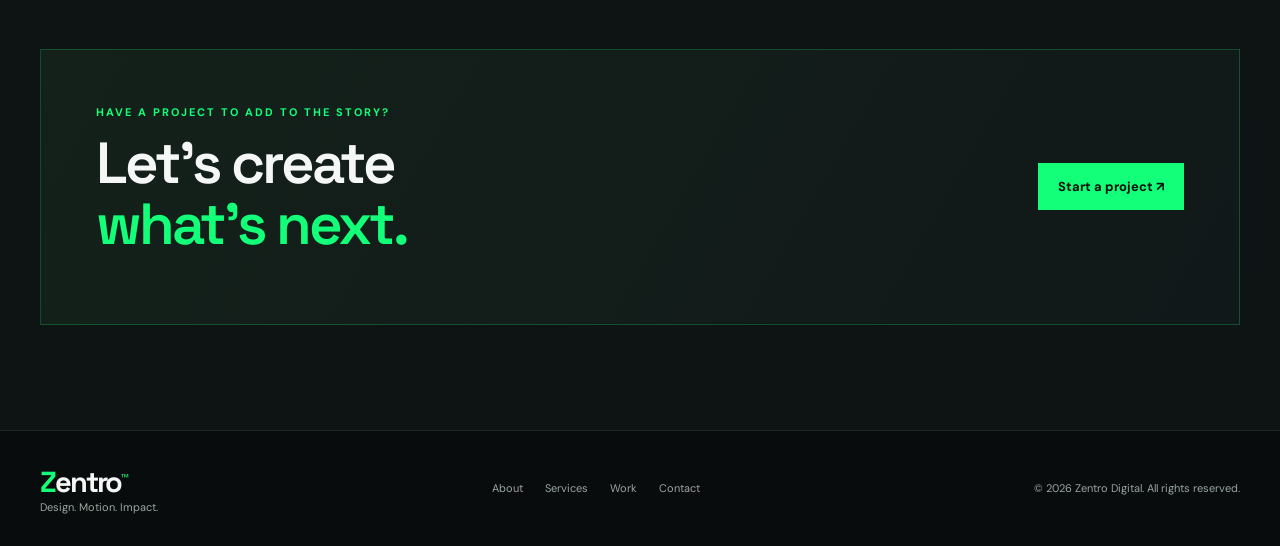
<file: work.html>
<!doctype html><html lang="en"><head><meta charset="utf-8"><meta name="viewport" content="width=device-width,initial-scale=1"><meta name="theme-color" content="#090c0d"><meta name="description" content="Explore selected Zentro Digital creative work across branding, motion and digital experiences."><title>Our Work | Zentro Digital</title><link rel="stylesheet" href="assets/css/style.css"></head><body><header class="site-header"><div class="wrap nav"><a class="brand" href="index.html" aria-label="Zentro Digital home"><span class="z">Z</span>entro<sup>™</sup></a><nav class="nav-links"><a href="index.html" >Home</a><a href="about.html" >About</a><a href="services.html" >Services</a><a href="work.html" aria-current="page">Our Work</a><a href="contact.html" class="nav-cta">Start a project ↗</a></nav><button class="menu-toggle" aria-label="Open navigation">☰</button></div></header><main><section class="page-hero"><div class="wrap"><div class="breadcrumb">HOME <span>/</span> OUR WORK</div><div class="kicker">Selected work</div><h1>Ideas made<br><span class="accent">visible.</span></h1><p class="lead">A growing collection of creative projects across brand identity, campaigns, motion and digital experiences.</p></div></section><section><div class="wrap"><div class="work-grid"><article class="work-card"><div class="work-art art-brand"></div><div class="work-info"><small>Brand identity / Visual systems</small><h3>Branding with character</h3></div></article><article class="work-card"><div class="work-art art-motion"></div><div class="work-info"><small>Motion / Storytelling</small><h3>Stories in motion</h3></div></article><article class="work-card wide"><div class="work-art art-digital"></div><div class="work-info"><small>Digital / Experience design</small><h3>Designed for the next interaction</h3></div></article></div><p class="note">These are temporary visual placeholders, not completed client case studies. We will replace them with approved project images, descriptions and outcomes.</p></div></section><section class="dark-section"><div class="wrap"><div class="contact-panel"><div><div class="kicker">Have a project to add to the story?</div><h2>Let's create<br><span class="accent">what's next.</span></h2></div><a class="button" href="contact.html">Start a project ↗</a></div></div></section></main><footer><div class="wrap footer-row"><div><a class="brand" href="index.html"><span class="z">Z</span>entro<sup>™</sup></a><div class="footer-small">Design. Motion. Impact.</div></div><div class="footer-links"><a href="about.html">About</a><a href="services.html">Services</a><a href="work.html">Work</a><a href="contact.html">Contact</a></div><div class="footer-small">© <span data-year></span> Zentro Digital. All rights reserved.</div></div></footer><script src="assets/js/main.js"></script></body></html>
</file>
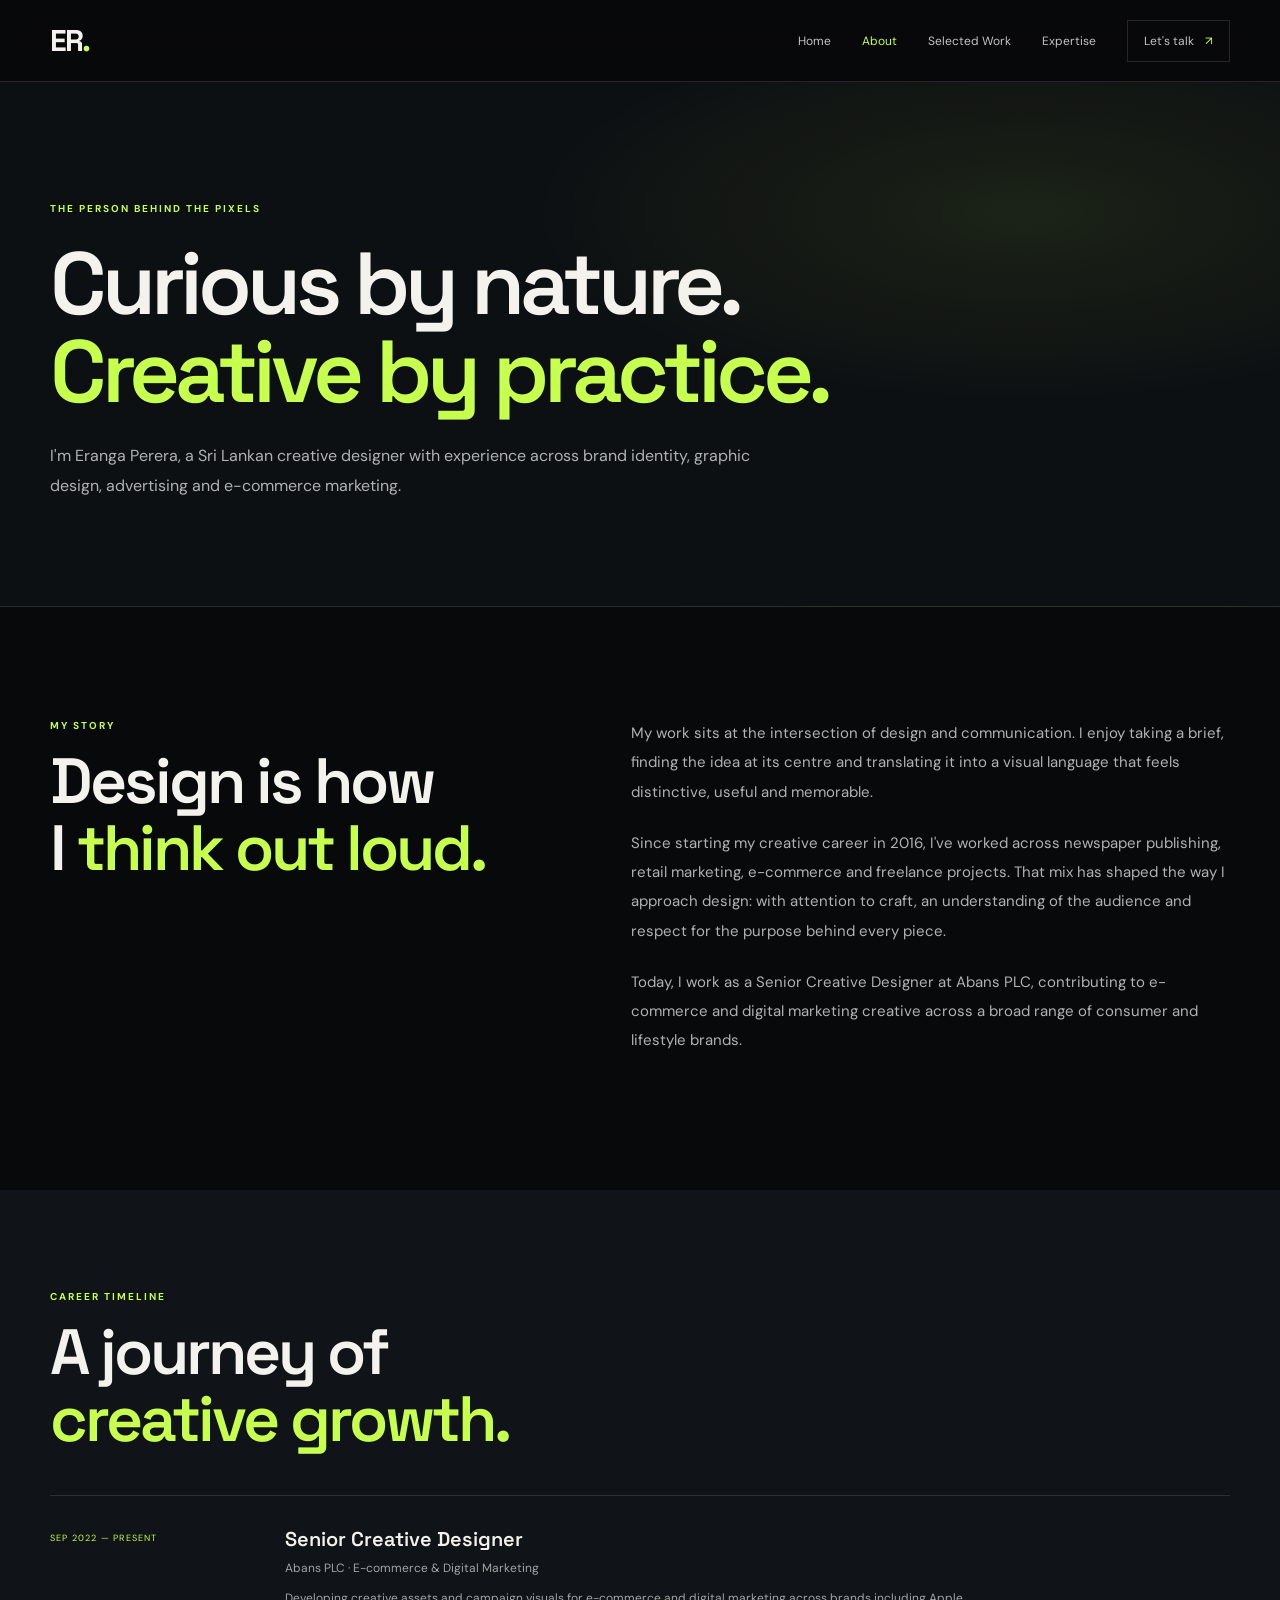
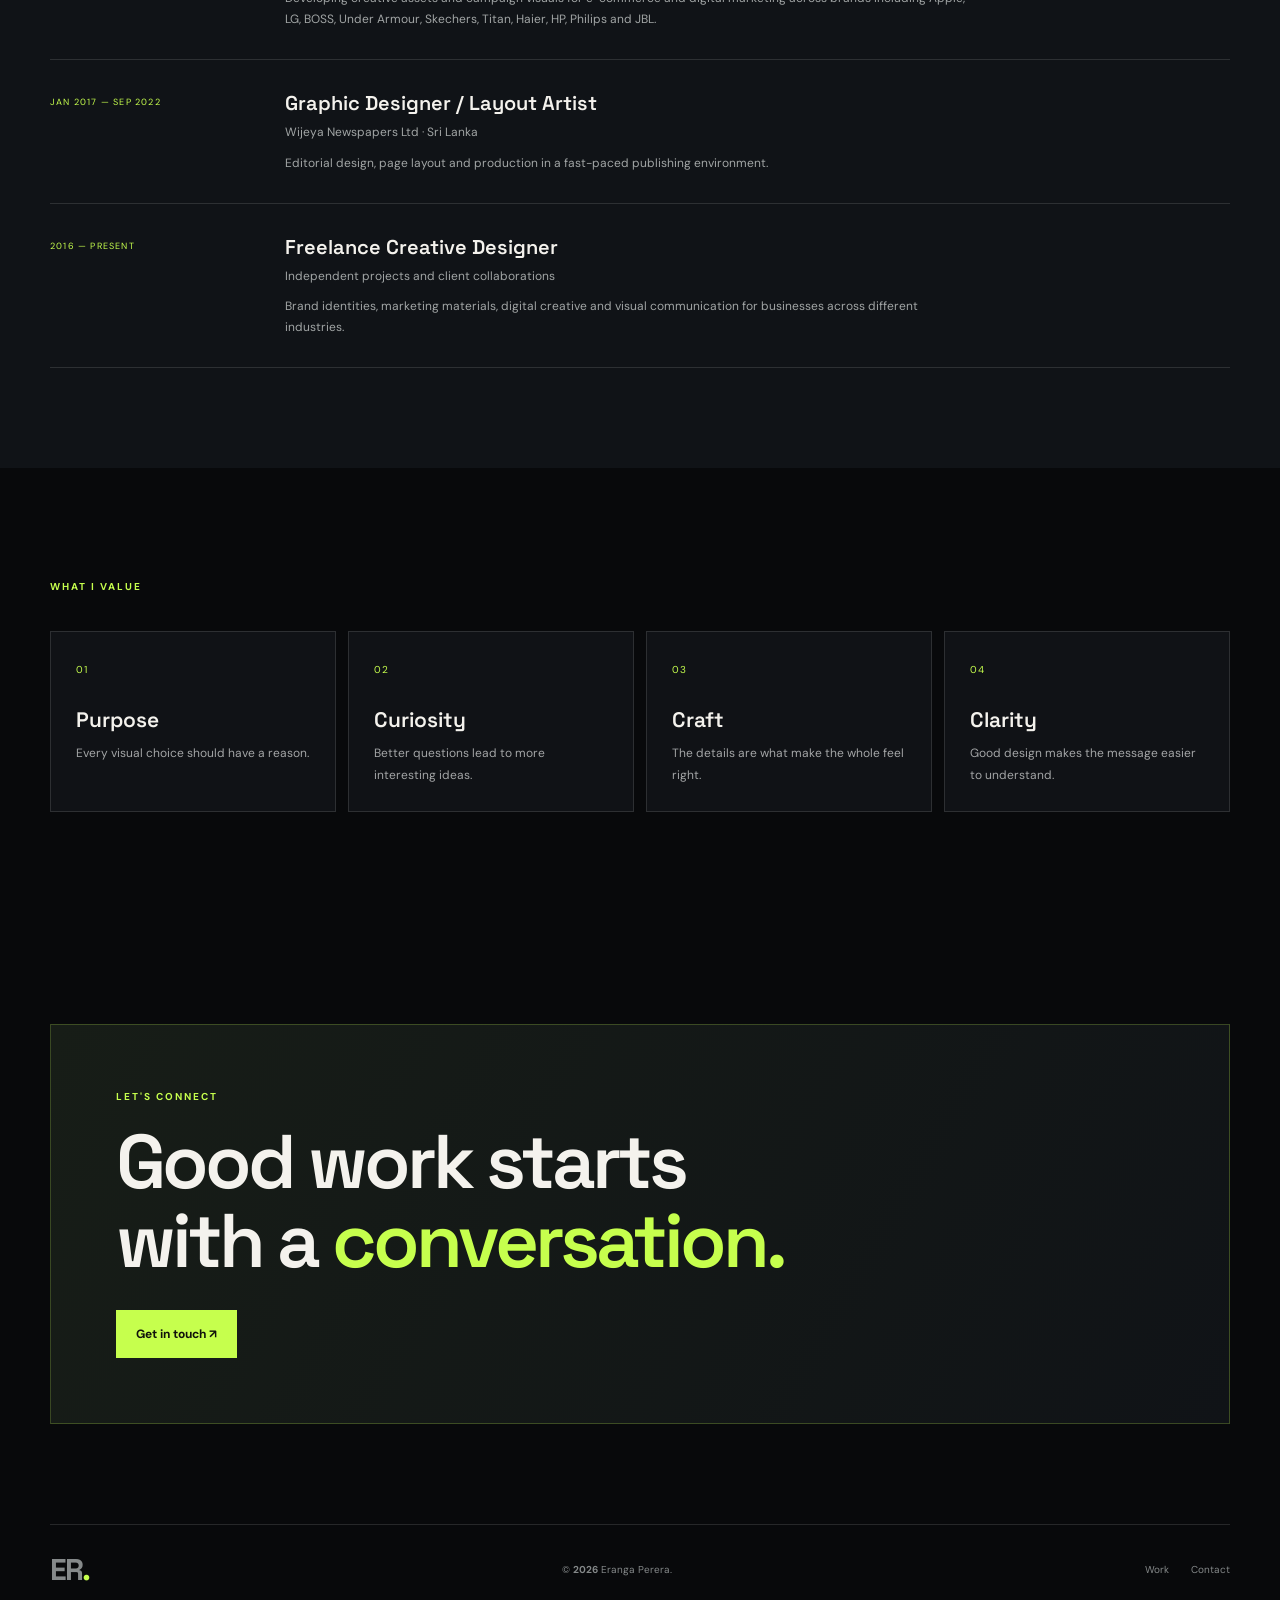
<file: portfolio/about.html>
<!doctype html><html lang="en"><head><meta charset="utf-8"><meta name="viewport" content="width=device-width,initial-scale=1"><meta name="theme-color" content="#08090b"><meta name="description" content="About Eranga Perera, Senior Creative Designer based in Sri Lanka."><title>About — Eranga Perera</title><link rel="stylesheet" href="https://fonts.googleapis.com/css2?family=DM+Sans:wght@400;500;600;700&family=Space+Grotesk:wght@400;500;600;700&display=swap"><link rel="stylesheet" href="assets/css/portfolio.css"></head><body><header class="header"><div class="container nav"><a class="wordmark" href="index.html">ER<span>.</span></a><button class="menu" aria-label="Toggle navigation">☰</button><nav class="navlinks"><a href="index.html">Home</a><a class="active" href="about.html">About</a><a href="work.html">Selected Work</a><a href="services.html">Expertise</a><a class="nav-contact" href="contact.html">Let's talk <span>↗</span></a></nav></div></header><main><section class="page-hero"><div class="container"><div class="eyebrow">THE PERSON BEHIND THE PIXELS</div><h1>Curious by nature.<br><em>Creative by practice.</em></h1><p class="intro">I'm Eranga Perera, a Sri Lankan creative designer with experience across brand identity, graphic design, advertising and e-commerce marketing.</p></div></section><section class="section"><div class="container about-grid"><div><div class="eyebrow">MY STORY</div><h2>Design is how<br>I <em>think out loud.</em></h2></div><div class="about-copy"><p>My work sits at the intersection of design and communication. I enjoy taking a brief, finding the idea at its centre and translating it into a visual language that feels distinctive, useful and memorable.</p><p>Since starting my creative career in 2016, I've worked across newspaper publishing, retail marketing, e-commerce and freelance projects. That mix has shaped the way I approach design: with attention to craft, an understanding of the audience and respect for the purpose behind every piece.</p><p>Today, I work as a Senior Creative Designer at Abans PLC, contributing to e-commerce and digital marketing creative across a broad range of consumer and lifestyle brands.</p></div></div></section><section class="experience-section"><div class="container"><div class="eyebrow">CAREER TIMELINE</div><h2>A journey of<br><em>creative growth.</em></h2><div class="timeline full-timeline"><div class="timeline-item"><span>SEP 2022 — PRESENT</span><div><h3>Senior Creative Designer</h3><p>Abans PLC · E-commerce & Digital Marketing</p><p class="muted">Developing creative assets and campaign visuals for e-commerce and digital marketing across brands including Apple, LG, BOSS, Under Armour, Skechers, Titan, Haier, HP, Philips and JBL.</p></div></div><div class="timeline-item"><span>JAN 2017 — SEP 2022</span><div><h3>Graphic Designer / Layout Artist</h3><p>Wijeya Newspapers Ltd · Sri Lanka</p><p class="muted">Editorial design, page layout and production in a fast-paced publishing environment.</p></div></div><div class="timeline-item"><span>2016 — PRESENT</span><div><h3>Freelance Creative Designer</h3><p>Independent projects and client collaborations</p><p class="muted">Brand identities, marketing materials, digital creative and visual communication for businesses across different industries.</p></div></div></div></div></section><section class="section"><div class="container"><div class="eyebrow">WHAT I VALUE</div><div class="values-grid"><article><span>01</span><h3>Purpose</h3><p>Every visual choice should have a reason.</p></article><article><span>02</span><h3>Curiosity</h3><p>Better questions lead to more interesting ideas.</p></article><article><span>03</span><h3>Craft</h3><p>The details are what make the whole feel right.</p></article><article><span>04</span><h3>Clarity</h3><p>Good design makes the message easier to understand.</p></article></div></div></section><section class="cta-section"><div class="container cta"><div class="eyebrow">LET'S CONNECT</div><h2>Good work starts<br>with a <em>conversation.</em></h2><a class="btn" href="contact.html">Get in touch ↗</a></div></section></main><footer><div class="container footer"><a class="wordmark" href="index.html">ER<span>.</span></a><span>© <b data-year></b> Eranga Perera.</span><div><a href="work.html">Work</a><a href="contact.html">Contact</a></div></div></footer><script src="assets/js/portfolio.js"></script></body></html>
</file>
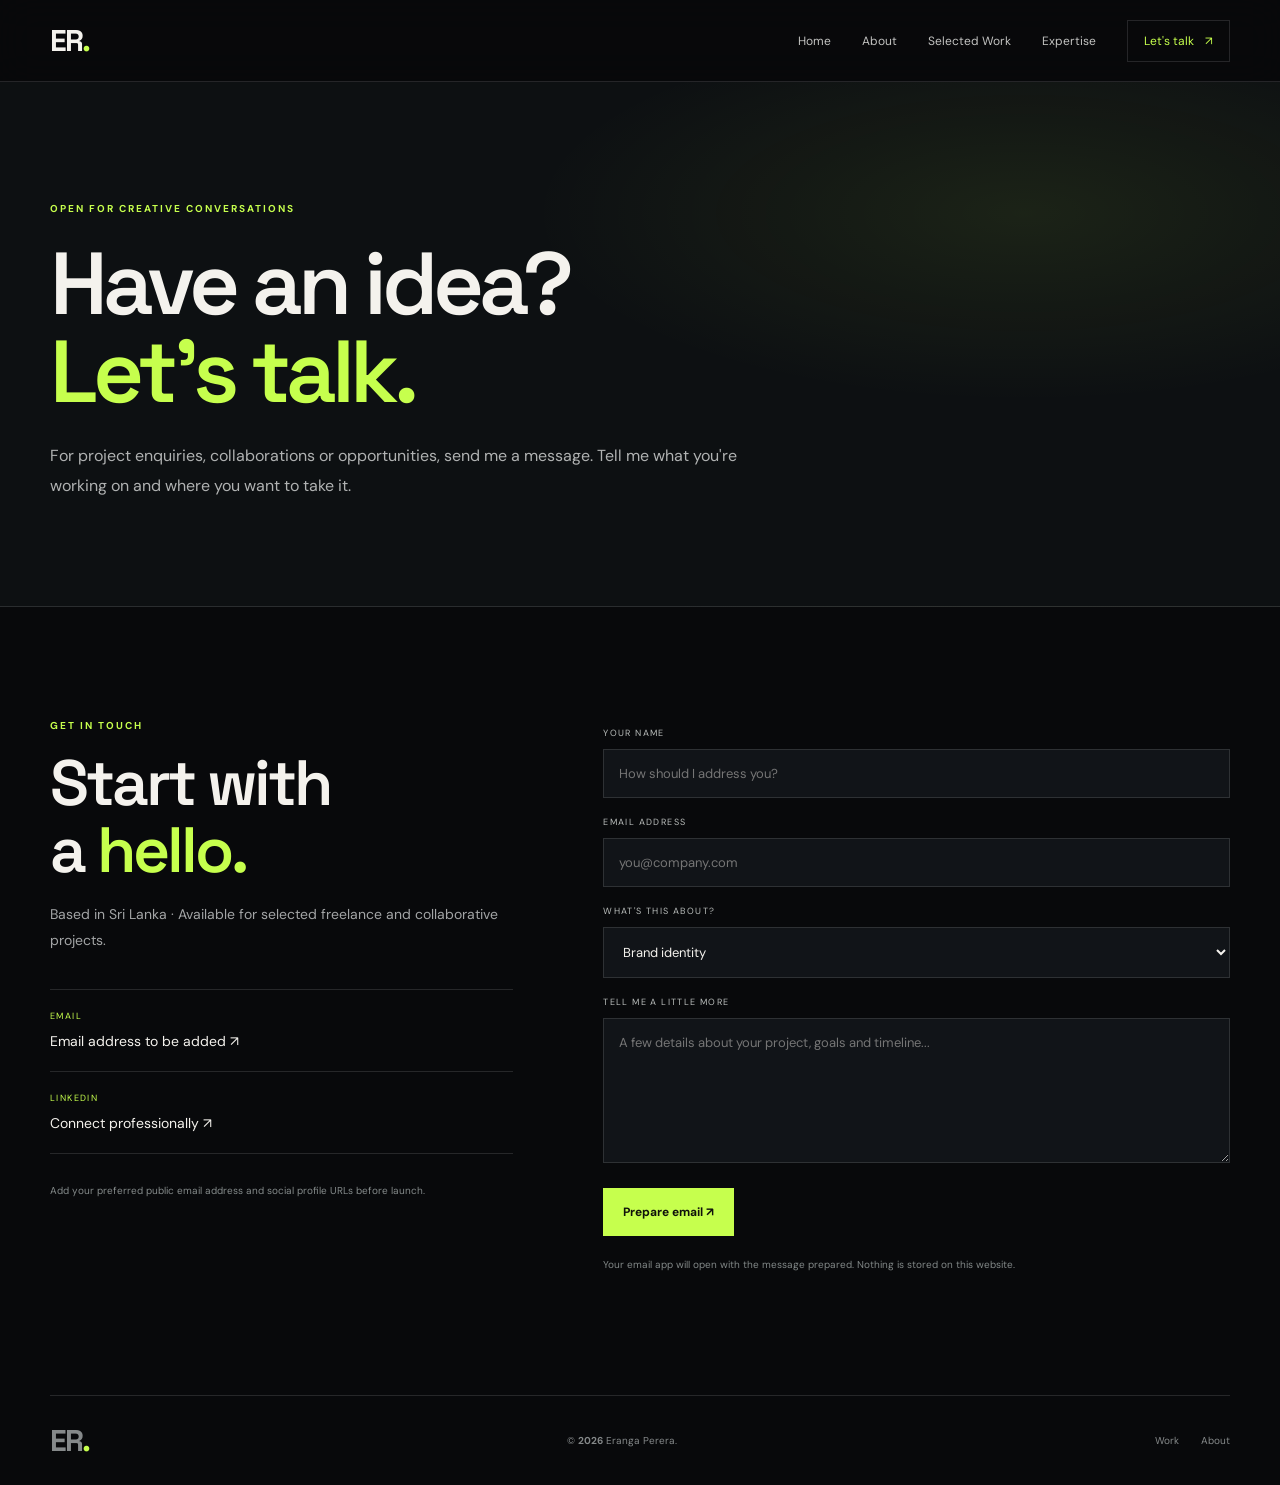
<file: portfolio/contact.html>
<!doctype html><html lang="en"><head><meta charset="utf-8"><meta name="viewport" content="width=device-width,initial-scale=1"><meta name="theme-color" content="#08090b"><title>Contact — Eranga Perera</title><link rel="stylesheet" href="https://fonts.googleapis.com/css2?family=DM+Sans:wght@400;500;600;700&family=Space+Grotesk:wght@400;500;600;700&display=swap"><link rel="stylesheet" href="assets/css/portfolio.css"></head><body><header class="header"><div class="container nav"><a class="wordmark" href="index.html">ER<span>.</span></a><button class="menu" aria-label="Toggle navigation">☰</button><nav class="navlinks"><a href="index.html">Home</a><a href="about.html">About</a><a href="work.html">Selected Work</a><a href="services.html">Expertise</a><a class="nav-contact active" href="contact.html">Let's talk <span>↗</span></a></nav></div></header><main><section class="page-hero"><div class="container"><div class="eyebrow">OPEN FOR CREATIVE CONVERSATIONS</div><h1>Have an idea?<br><em>Let's talk.</em></h1><p class="intro">For project enquiries, collaborations or opportunities, send me a message. Tell me what you're working on and where you want to take it.</p></div></section><section class="section"><div class="container contact-grid"><div><div class="eyebrow">GET IN TOUCH</div><h2>Start with<br>a <em>hello.</em></h2><p class="muted">Based in Sri Lanka · Available for selected freelance and collaborative projects.</p><div class="contact-links"><a href="mailto:"><small>EMAIL</small><span>Email address to be added ↗</span></a><a href="https://www.linkedin.com/" target="_blank" rel="noreferrer"><small>LINKEDIN</small><span>Connect professionally ↗</span></a></div><p class="disclaimer">Add your preferred public email address and social profile URLs before launch.</p></div><form class="contact-form" id="contactForm"><label for="name">YOUR NAME</label><input id="name" name="name" required placeholder="How should I address you?"><label for="email">EMAIL ADDRESS</label><input id="email" name="email" type="email" required placeholder="you@company.com"><label for="subject">WHAT'S THIS ABOUT?</label><select id="subject" name="subject"><option>Brand identity</option><option>Graphic design / campaign</option><option>Motion graphics / video</option><option>Website / digital design</option><option>Collaboration / opportunity</option><option>Something else</option></select><label for="message">TELL ME A LITTLE MORE</label><textarea id="message" name="message" required placeholder="A few details about your project, goals and timeline..."></textarea><button class="btn" type="submit">Prepare email ↗</button><p class="form-note" id="formNote">Your email app will open with the message prepared. Nothing is stored on this website.</p></form></div></section></main><footer><div class="container footer"><a class="wordmark" href="index.html">ER<span>.</span></a><span>© <b data-year></b> Eranga Perera.</span><div><a href="work.html">Work</a><a href="about.html">About</a></div></div></footer><script src="assets/js/portfolio.js"></script></body></html>
</file>
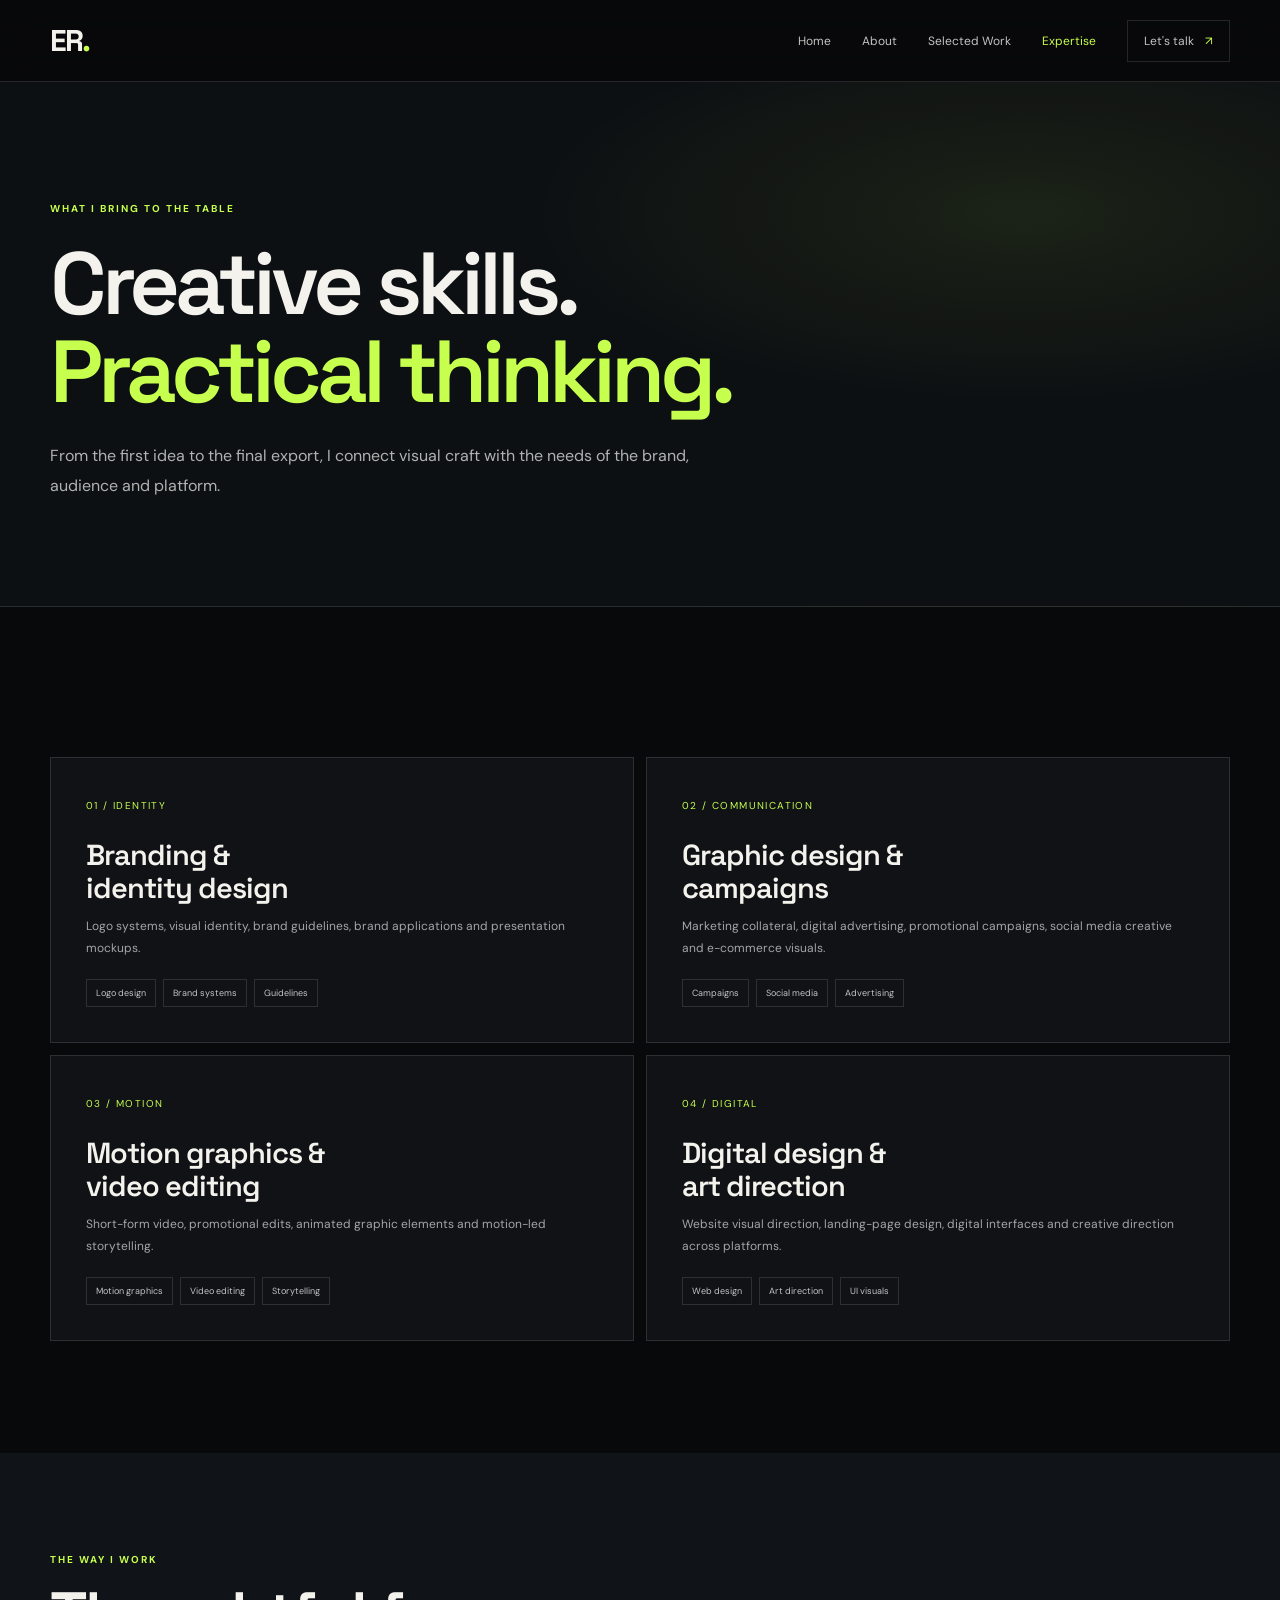
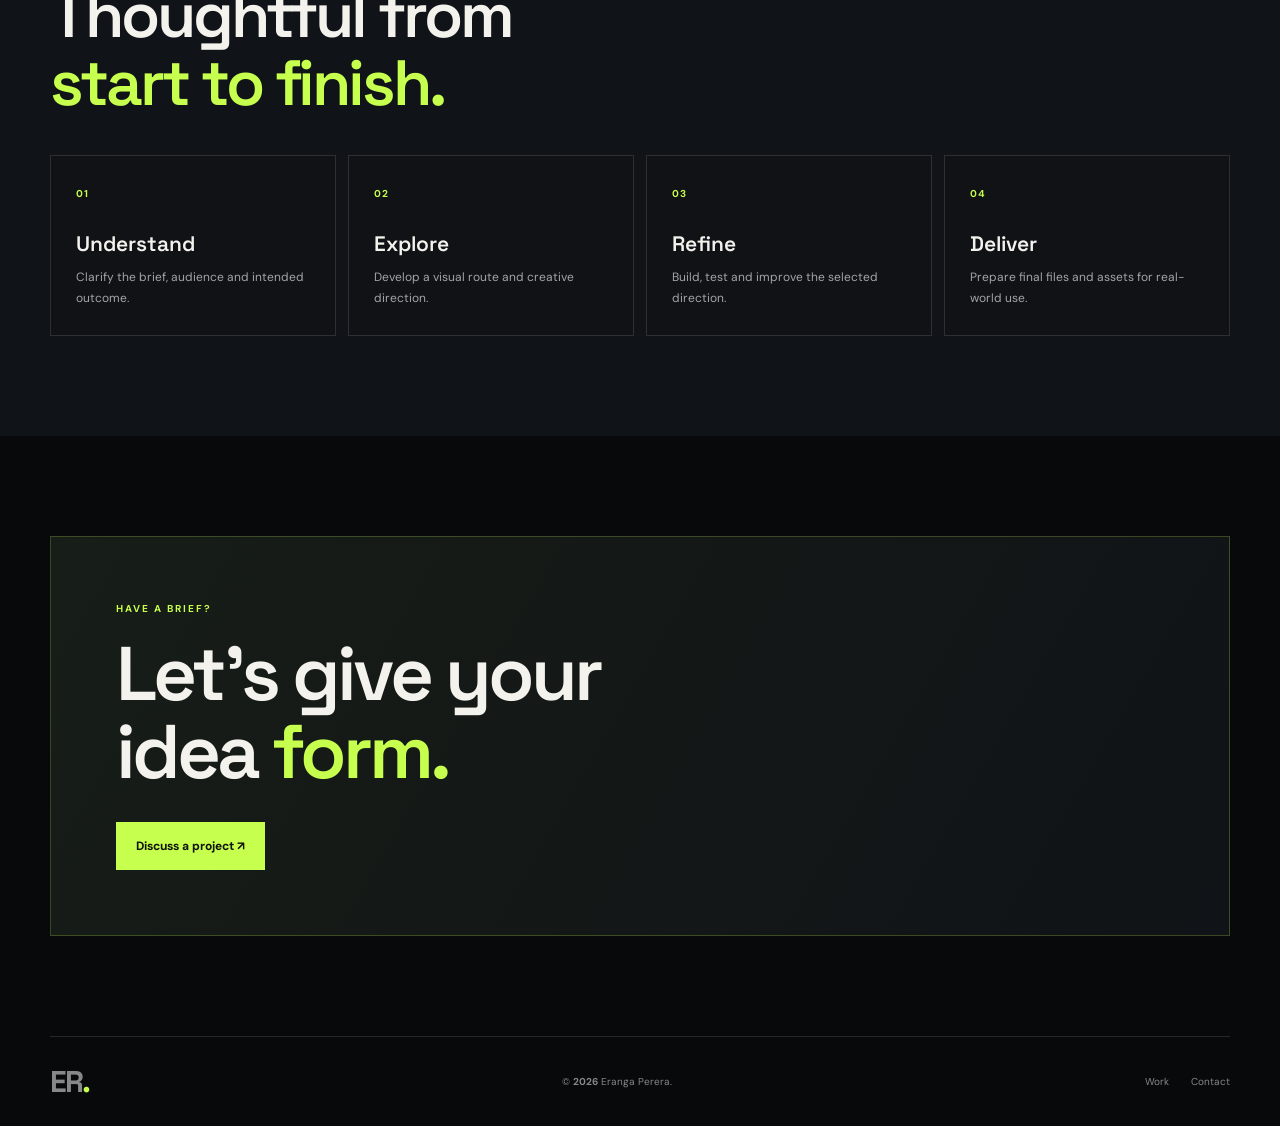
<file: portfolio/services.html>
<!doctype html><html lang="en"><head><meta charset="utf-8"><meta name="viewport" content="width=device-width,initial-scale=1"><meta name="theme-color" content="#08090b"><title>Expertise — Eranga Perera</title><link rel="stylesheet" href="https://fonts.googleapis.com/css2?family=DM+Sans:wght@400;500;600;700&family=Space+Grotesk:wght@400;500;600;700&display=swap"><link rel="stylesheet" href="assets/css/portfolio.css"></head><body><header class="header"><div class="container nav"><a class="wordmark" href="index.html">ER<span>.</span></a><button class="menu" aria-label="Toggle navigation">☰</button><nav class="navlinks"><a href="index.html">Home</a><a href="about.html">About</a><a href="work.html">Selected Work</a><a class="active" href="services.html">Expertise</a><a class="nav-contact" href="contact.html">Let's talk <span>↗</span></a></nav></div></header><main><section class="page-hero"><div class="container"><div class="eyebrow">WHAT I BRING TO THE TABLE</div><h1>Creative skills.<br><em>Practical thinking.</em></h1><p class="intro">From the first idea to the final export, I connect visual craft with the needs of the brand, audience and platform.</p></div></section><section class="section"><div class="container"><div class="expertise-grid"><article><span>01 / IDENTITY</span><h2>Branding &<br>identity design</h2><p>Logo systems, visual identity, brand guidelines, brand applications and presentation mockups.</p><div class="tags"><span>Logo design</span><span>Brand systems</span><span>Guidelines</span></div></article><article><span>02 / COMMUNICATION</span><h2>Graphic design &<br>campaigns</h2><p>Marketing collateral, digital advertising, promotional campaigns, social media creative and e-commerce visuals.</p><div class="tags"><span>Campaigns</span><span>Social media</span><span>Advertising</span></div></article><article><span>03 / MOTION</span><h2>Motion graphics &<br>video editing</h2><p>Short-form video, promotional edits, animated graphic elements and motion-led storytelling.</p><div class="tags"><span>Motion graphics</span><span>Video editing</span><span>Storytelling</span></div></article><article><span>04 / DIGITAL</span><h2>Digital design &<br>art direction</h2><p>Website visual direction, landing-page design, digital interfaces and creative direction across platforms.</p><div class="tags"><span>Web design</span><span>Art direction</span><span>UI visuals</span></div></article></div></div></section><section class="experience-section"><div class="container"><div class="eyebrow">THE WAY I WORK</div><h2>Thoughtful from<br><em>start to finish.</em></h2><div class="process-grid"><div><b>01</b><h3>Understand</h3><p>Clarify the brief, audience and intended outcome.</p></div><div><b>02</b><h3>Explore</h3><p>Develop a visual route and creative direction.</p></div><div><b>03</b><h3>Refine</h3><p>Build, test and improve the selected direction.</p></div><div><b>04</b><h3>Deliver</h3><p>Prepare final files and assets for real-world use.</p></div></div></div></section><section class="cta-section"><div class="container cta"><div class="eyebrow">HAVE A BRIEF?</div><h2>Let's give your<br>idea <em>form.</em></h2><a class="btn" href="contact.html">Discuss a project ↗</a></div></section></main><footer><div class="container footer"><a class="wordmark" href="index.html">ER<span>.</span></a><span>© <b data-year></b> Eranga Perera.</span><div><a href="work.html">Work</a><a href="contact.html">Contact</a></div></div></footer><script src="assets/js/portfolio.js"></script></body></html>
</file>
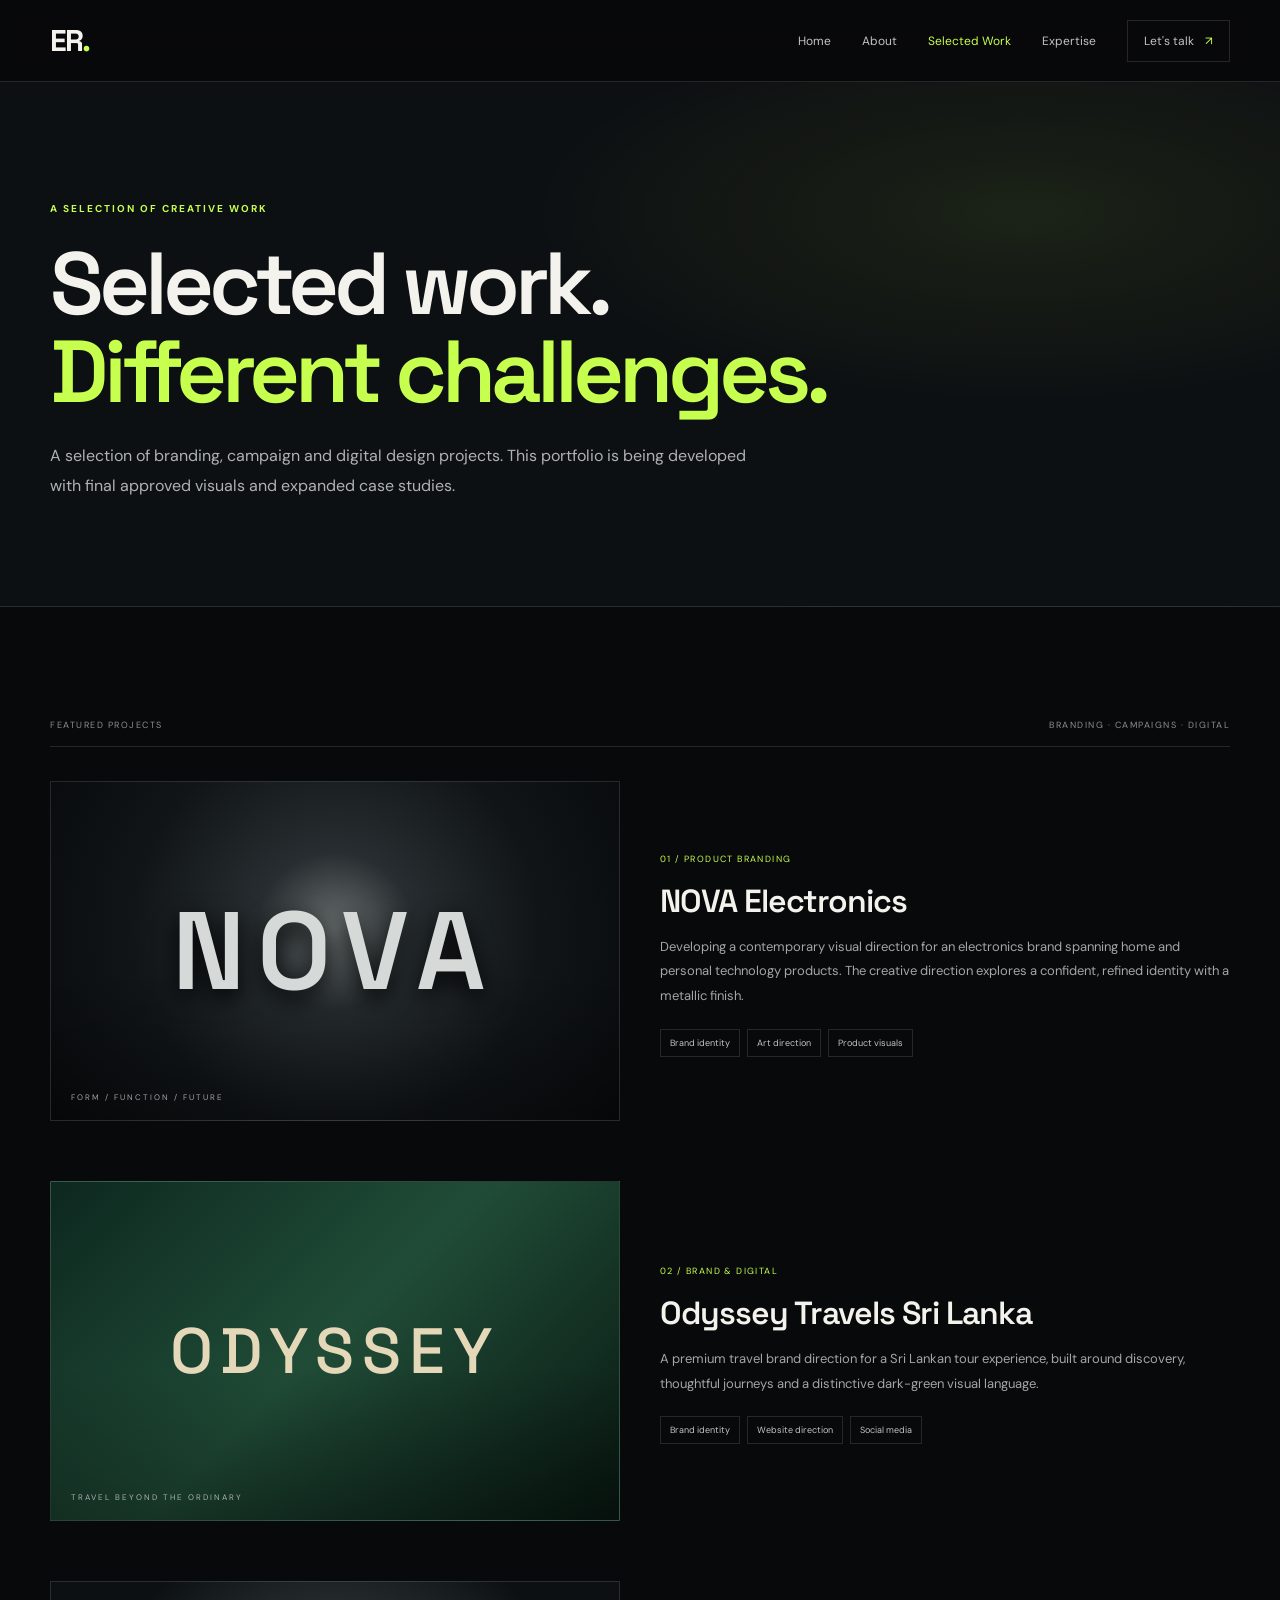
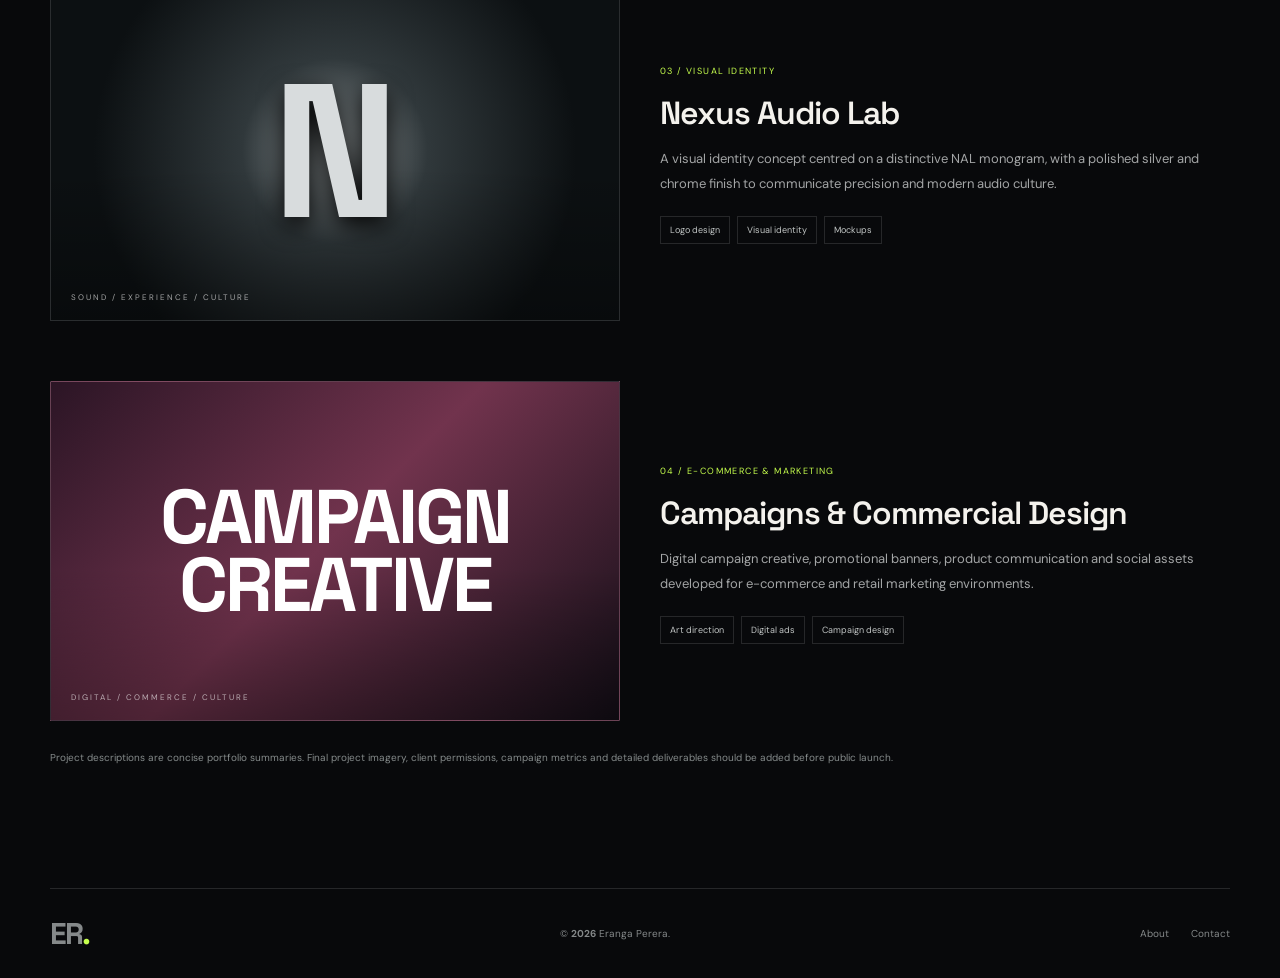
<file: portfolio/work.html>
<!doctype html><html lang="en"><head><meta charset="utf-8"><meta name="viewport" content="width=device-width,initial-scale=1"><meta name="theme-color" content="#08090b"><meta name="description" content="Selected branding, campaigns and design work by Eranga Perera."><title>Selected Work — Eranga Perera</title><link rel="stylesheet" href="https://fonts.googleapis.com/css2?family=DM+Sans:wght@400;500;600;700&family=Space+Grotesk:wght@400;500;600;700&display=swap"><link rel="stylesheet" href="assets/css/portfolio.css"></head><body><header class="header"><div class="container nav"><a class="wordmark" href="index.html">ER<span>.</span></a><button class="menu" aria-label="Toggle navigation">☰</button><nav class="navlinks"><a href="index.html">Home</a><a href="about.html">About</a><a class="active" href="work.html">Selected Work</a><a href="services.html">Expertise</a><a class="nav-contact" href="contact.html">Let's talk <span>↗</span></a></nav></div></header><main><section class="page-hero"><div class="container"><div class="eyebrow">A SELECTION OF CREATIVE WORK</div><h1>Selected work.<br><em>Different challenges.</em></h1><p class="intro">A selection of branding, campaign and digital design projects. This portfolio is being developed with final approved visuals and expanded case studies.</p></div></section><section class="section"><div class="container"><div class="filter-row"><span>FEATURED PROJECTS</span><span>BRANDING · CAMPAIGNS · DIGITAL</span></div><div class="work-list"><article class="work-row" id="nova"><div class="case-art nova-art"><span class="nova-word">NOVA</span><span class="art-caption">FORM / FUNCTION / FUTURE</span></div><div class="case-copy"><small>01 / PRODUCT BRANDING</small><h2>NOVA Electronics</h2><p>Developing a contemporary visual direction for an electronics brand spanning home and personal technology products. The creative direction explores a confident, refined identity with a metallic finish.</p><div class="tags"><span>Brand identity</span><span>Art direction</span><span>Product visuals</span></div></div></article><article class="work-row" id="odyssey"><div class="case-art odyssey-art"><span class="odyssey-word">ODYSSEY</span><span class="art-caption">TRAVEL BEYOND THE ORDINARY</span></div><div class="case-copy"><small>02 / BRAND & DIGITAL</small><h2>Odyssey Travels Sri Lanka</h2><p>A premium travel brand direction for a Sri Lankan tour experience, built around discovery, thoughtful journeys and a distinctive dark-green visual language.</p><div class="tags"><span>Brand identity</span><span>Website direction</span><span>Social media</span></div></div></article><article class="work-row" id="nexus"><div class="case-art nexus-art"><span class="nexus-symbol">N</span><span class="art-caption">SOUND / EXPERIENCE / CULTURE</span></div><div class="case-copy"><small>03 / VISUAL IDENTITY</small><h2>Nexus Audio Lab</h2><p>A visual identity concept centred on a distinctive NAL monogram, with a polished silver and chrome finish to communicate precision and modern audio culture.</p><div class="tags"><span>Logo design</span><span>Visual identity</span><span>Mockups</span></div></div></article><article class="work-row" id="campaigns"><div class="case-art campaign-art"><span class="campaign-type">CAMPAIGN<br>CREATIVE</span><span class="art-caption">DIGITAL / COMMERCE / CULTURE</span></div><div class="case-copy"><small>04 / E-COMMERCE & MARKETING</small><h2>Campaigns & Commercial Design</h2><p>Digital campaign creative, promotional banners, product communication and social assets developed for e-commerce and retail marketing environments.</p><div class="tags"><span>Art direction</span><span>Digital ads</span><span>Campaign design</span></div></div></article></div><p class="disclaimer">Project descriptions are concise portfolio summaries. Final project imagery, client permissions, campaign metrics and detailed deliverables should be added before public launch.</p></div></section></main><footer><div class="container footer"><a class="wordmark" href="index.html">ER<span>.</span></a><span>© <b data-year></b> Eranga Perera.</span><div><a href="about.html">About</a><a href="contact.html">Contact</a></div></div></footer><script src="assets/js/portfolio.js"></script></body></html>
</file>
<file: assets/css/style.css>
@import url('https://fonts.googleapis.com/css2?family=DM+Sans:wght@400;500;600;700&family=Space+Grotesk:wght@400;500;600;700&display=swap');
:root{--bg:#090c0d;--surface:#111719;--surface2:#17201d;--text:#f4f7f5;--muted:#9aa6a0;--line:rgba(255,255,255,.11);--green:#13ff79;--max:1200px}
*{box-sizing:border-box}html{scroll-behavior:smooth}body{margin:0;background:var(--bg);color:var(--text);font-family:'DM Sans',sans-serif}a{color:inherit;text-decoration:none}img{max-width:100%;display:block}.wrap{width:min(var(--max),calc(100% - 48px));margin:auto}
.site-header{height:82px;position:sticky;top:0;z-index:50;background:rgba(9,12,13,.88);backdrop-filter:blur(18px);border-bottom:1px solid var(--line)}.nav{height:100%;display:flex;align-items:center;justify-content:space-between}.brand{font:700 29px 'Space Grotesk';letter-spacing:-2px}.brand .z{color:var(--green)}.brand sup{font:10px 'DM Sans';color:var(--green);letter-spacing:0}.nav-links{display:flex;align-items:center;gap:30px;color:#c4cec8;font-size:13px}.nav-links a{transition:.2s}.nav-links a:hover,.nav-links a[aria-current=page]{color:var(--green)}.nav-links a[aria-current=page]:after{content:'';display:block;height:2px;background:var(--green);margin-top:6px}.nav-cta,.button{display:inline-flex;align-items:center;justify-content:center;gap:10px;padding:14px 19px;background:var(--green);border:1px solid var(--green);color:#06110a;font-size:13px;font-weight:700;transition:.25s}.nav-cta:hover,.button:hover{background:transparent;color:var(--green);transform:translateY(-2px)}.button-outline{display:inline-flex;padding:14px 19px;border:1px solid var(--line);font-size:13px;transition:.2s}.button-outline:hover{border-color:var(--green);color:var(--green)}.menu-toggle{display:none;background:none;border:0;color:var(--text);font-size:25px}
.hero{position:relative;overflow:hidden;padding:150px 0 115px;background:radial-gradient(ellipse at 78% 42%,rgba(19,255,121,.12),transparent 32%),linear-gradient(130deg,#090c0d,#111a17)}.hero:after{content:'';position:absolute;width:780px;height:460px;right:-200px;top:130px;border:1px solid rgba(255,255,255,.09);border-radius:50%;transform:rotate(-24deg);box-shadow:0 0 0 38px rgba(255,255,255,.018),0 0 0 82px rgba(255,255,255,.012)}.hero-inner{position:relative;z-index:1;max-width:900px}.eyebrow,.kicker{font-size:11px;font-weight:700;letter-spacing:2px;text-transform:uppercase;color:var(--green)}.eyebrow:before{content:'';display:inline-block;width:28px;height:1px;background:var(--green);vertical-align:middle;margin-right:12px}h1,h2,h3,p{margin-top:0}.hero h1{font:600 clamp(58px,9vw,112px)/.98 'Space Grotesk';letter-spacing:-6px;margin:28px 0}.accent{color:var(--green)}.lead{max-width:570px;color:#aeb9b2;font-size:17px;line-height:1.85}.hero-actions{display:flex;gap:13px;margin-top:32px}.hero-meta{margin-top:72px;color:#7d8982;font-size:10px;letter-spacing:1.8px}.pulse{display:inline-block;width:7px;height:7px;background:var(--green);border-radius:50%;margin-right:10px;box-shadow:0 0 13px var(--green)}
.ticker{padding:18px 0;border-block:1px solid var(--line);overflow:hidden;white-space:nowrap;color:#89958e;font:11px 'Space Grotesk';letter-spacing:2px}.ticker span{margin:0 28px}.ticker b{color:var(--green)}
section{padding:105px 0}.section-head{display:flex;justify-content:space-between;align-items:end;gap:35px;margin-bottom:48px}.section-title{font:600 clamp(38px,5vw,64px)/1.06 'Space Grotesk';letter-spacing:-3px;margin:14px 0}.section-copy{max-width:390px;color:var(--muted);font-size:14px;line-height:1.9;margin:0}.split{display:grid;grid-template-columns:1fr 1fr;gap:80px;align-items:center}.statement{font:500 clamp(27px,3.3vw,42px)/1.35 'Space Grotesk';letter-spacing:-1.2px}.body-copy{color:var(--muted);font-size:14px;line-height:1.95}.stats{display:grid;grid-template-columns:1fr 1fr;gap:12px}.stat{padding:26px;background:var(--surface);border:1px solid var(--line);min-height:135px}.stat strong{font:600 35px 'Space Grotesk';color:var(--green)}.stat span{display:block;color:var(--muted);font-size:12px;margin-top:8px}
.dark-section{background:#0e1314}.cards{display:grid;grid-template-columns:repeat(2,1fr);gap:13px}.card{padding:30px;background:var(--surface);border:1px solid var(--line);transition:.25s}.card:hover{border-color:rgba(19,255,121,.55);transform:translateY(-4px)}.card .number{color:var(--green);font-size:11px;letter-spacing:1.5px}.card h3{font:600 24px 'Space Grotesk';margin:30px 0 12px}.card p{color:var(--muted);font-size:13px;line-height:1.85;margin:0}.work-grid{display:grid;grid-template-columns:1.2fr .8fr;gap:14px}.work-card{position:relative;min-height:360px;overflow:hidden;padding:28px;display:flex;align-items:end;border:1px solid var(--line);background:var(--surface)}.work-card.wide{grid-column:1/-1;min-height:270px}.work-art{position:absolute;inset:0;transition:.5s}.work-card:hover .work-art{transform:scale(1.04)}.art-brand{background:radial-gradient(circle at 68% 35%,#13ff7950,transparent 25%),linear-gradient(130deg,#13231c,#0a0e0c)}.art-motion{background:radial-gradient(circle at 58% 40%,#a47c4e88,transparent 30%),linear-gradient(130deg,#2a211a,#0b0d10)}.art-digital{background:linear-gradient(120deg,#151d24,#29343b,#0b0d10)}.work-art:after{position:absolute;right:7%;top:20%;font:700 clamp(40px,7vw,85px) 'Space Grotesk';letter-spacing:-5px;color:rgba(255,255,255,.18)}.art-brand:after{content:'BRAND / 01'}.art-motion:after{content:'MOTION'}.art-digital:after{content:'DIGITAL EXPERIENCES'}.work-info{position:relative;z-index:1}.work-info small{color:var(--green);font-size:10px;letter-spacing:1.5px;text-transform:uppercase}.work-info h3{font:600 24px 'Space Grotesk';margin:8px 0 0}.note{font-size:11px;color:#77847d;margin-top:18px}
.steps{display:grid;grid-template-columns:repeat(4,1fr);border-top:1px solid var(--line)}.step{padding:25px 18px 0 0;margin-right:20px;border-right:1px solid var(--line)}.step:last-child{border:0}.step b{font-size:11px;color:var(--green)}.step h3{font:600 20px 'Space Grotesk';margin:32px 0 10px}.step p{color:var(--muted);font-size:12px;line-height:1.85}
.page-hero{padding:120px 0 85px;background:radial-gradient(ellipse at 80% 20%,rgba(19,255,121,.1),transparent 34%),#0d1212;border-bottom:1px solid var(--line)}.page-hero h1{font:600 clamp(48px,7vw,86px)/1 'Space Grotesk';letter-spacing:-4px;margin:22px 0}.page-hero .lead{max-width:650px}.breadcrumb{font-size:11px;color:#7f8b84;margin-bottom:35px}.breadcrumb span{color:var(--green)}
.process-list{display:grid;grid-template-columns:repeat(4,1fr);gap:12px}.process-item{padding:25px;background:var(--surface);border:1px solid var(--line)}.process-item b{color:var(--green);font-size:11px}.process-item h3{font:600 20px 'Space Grotesk';margin:28px 0 10px}.process-item p{color:var(--muted);font-size:12px;line-height:1.8;margin:0}
.contact-panel{padding:55px;background:linear-gradient(120deg,#14211a,#111819);border:1px solid rgba(19,255,121,.22);display:flex;justify-content:space-between;align-items:center;gap:30px}.contact-panel h2{font:600 clamp(36px,5vw,58px)/1.05 'Space Grotesk';letter-spacing:-3px;margin:14px 0}.contact-panel p{font-size:13px;color:var(--muted);margin:0}.contact-layout{display:grid;grid-template-columns:.8fr 1.2fr;gap:60px}.contact-detail{padding:24px 0;border-bottom:1px solid var(--line)}.contact-detail small{display:block;color:var(--green);font-size:10px;letter-spacing:1.5px;margin-bottom:8px}.contact-detail a,.contact-detail span{font-size:16px}.form{display:grid;gap:15px}.form label{font-size:12px;color:#c3ccc7}.form input,.form textarea,.form select{width:100%;margin-top:8px;padding:14px;background:#111719;border:1px solid var(--line);color:var(--text);font:14px 'DM Sans';outline:none}.form input:focus,.form textarea:focus,.form select:focus{border-color:var(--green)}.form textarea{min-height:130px;resize:vertical}.form button{cursor:pointer}
footer{padding:32px 0;border-top:1px solid var(--line)}.footer-row{display:flex;align-items:center;justify-content:space-between;gap:20px}.footer-small{font-size:11px;color:var(--muted)}.footer-links{display:flex;gap:22px;font-size:11px;color:var(--muted)}.footer-links a:hover{color:var(--green)}
.reveal{opacity:0;transform:translateY(18px);transition:opacity .7s,transform .7s}.reveal.visible{opacity:1;transform:none}
@media(max-width:780px){.nav-links{display:none;position:absolute;top:81px;left:0;right:0;padding:24px;background:#090c0d;border-bottom:1px solid var(--line);flex-direction:column;align-items:flex-start;gap:22px}.nav-links.open{display:flex}.menu-toggle{display:block}.split,.contact-layout{grid-template-columns:1fr;gap:35px}.section-head{display:block}.section-copy{margin-top:18px}.process-list{grid-template-columns:1fr 1fr}.contact-panel{display:block}.contact-panel .button{margin-top:25px}}
@media(max-width:560px){.wrap{width:calc(100% - 36px)}.site-header{height:72px}.nav-links{top:71px}.hero{padding:115px 0 75px;min-height:670px}.hero h1{font-size:58px;letter-spacing:-4px}.lead{font-size:15px}.hero-actions{flex-direction:column;align-items:flex-start}.hero-meta{margin-top:50px}section{padding:78px 0}.cards,.work-grid{grid-template-columns:1fr}.work-card,.work-card.wide{grid-column:auto;min-height:290px}.process-list{grid-template-columns:1fr 1fr}.step{margin-right:10px}.contact-panel{padding:35px 24px}.footer-row{align-items:flex-start;flex-direction:column}.footer-links{flex-wrap:wrap}.page-hero{padding:90px 0 65px}}
</file>
<file: portfolio/assets/css/portfolio.css>
:root{--bg:#08090b;--panel:#101216;--panel2:#15191e;--text:#f4f2ed;--muted:#a3a5a6;--line:rgba(255,255,255,.12);--lime:#c6ff4d;--max:1180px}*{box-sizing:border-box}html{scroll-behavior:smooth;scroll-padding-top:90px}body{margin:0;background:var(--bg);color:var(--text);font-family:'DM Sans',sans-serif}a{color:inherit;text-decoration:none}button,input,textarea,select{font:inherit}.container{width:min(var(--max),calc(100% - 52px));margin:auto}.header{height:82px;position:sticky;top:0;z-index:20;background:rgba(8,9,11,.88);backdrop-filter:blur(18px);border-bottom:1px solid var(--line)}.nav{height:100%;display:flex;align-items:center;justify-content:space-between}.wordmark{font:700 30px 'Space Grotesk';letter-spacing:-2px}.wordmark span{color:var(--lime)}.navlinks{display:flex;align-items:center;gap:31px;font-size:12px;color:#c3c3c1}.navlinks a{transition:.2s}.navlinks a:hover,.navlinks a.active{color:var(--lime)}.nav-contact{border:1px solid var(--line);padding:12px 16px}.nav-contact span{color:var(--lime);margin-left:8px}.menu{display:none;background:none;border:0;color:var(--text);font-size:25px}.hero{min-height:690px;padding:105px 0 45px;position:relative;overflow:hidden;background:radial-gradient(ellipse at 77% 42%,rgba(198,255,77,.09),transparent 31%),linear-gradient(120deg,#08090b,#0d1012)}.hero-grid{display:grid;grid-template-columns:1.08fr .92fr;align-items:center;gap:45px}.eyebrow{font-size:10px;letter-spacing:2px;font-weight:700;color:var(--lime)}.eyebrow i{display:inline-block;width:25px;height:1px;background:var(--lime);vertical-align:middle;margin-right:9px}.hero h1,.page-hero h1{font:600 clamp(62px,8vw,104px)/.98 'Space Grotesk';letter-spacing:-6px;margin:29px 0}.hero h1 em,.page-hero h1 em,.section h2 em,.experience-section h2 em,.cta h2 em,.about-grid h2 em,.contact-grid h2 em{font-style:normal;color:var(--lime)}.intro{max-width:560px;color:#b0b2b2;font-size:16px;line-height:1.85}.actions{display:flex;align-items:center;gap:26px;margin-top:31px}.btn{display:inline-flex;align-items:center;gap:22px;background:var(--lime);color:#10120b;padding:15px 19px;font-size:12px;font-weight:700;border:1px solid var(--lime);transition:.25s}.btn:hover{background:transparent;color:var(--lime);transform:translateY(-2px)}.btn span{font-size:17px}.text-link{font-size:12px;color:#e4e4df}.text-link span{color:var(--lime);margin-left:7px}.text-link:hover{color:var(--lime)}.hero-foot{display:flex;gap:12px;align-items:center;margin-top:73px;color:#7f8586;font-size:9px;letter-spacing:1.3px}.hero-foot b{color:var(--lime)}.hero-visual{height:480px;position:relative;border:1px solid rgba(255,255,255,.14);background:linear-gradient(145deg,#181c1d,#0b0d0e);overflow:hidden}.hero-visual:before{content:'';position:absolute;inset:14px;border:1px solid rgba(255,255,255,.06)}.visual-top,.visual-bottom{position:absolute;left:28px;right:28px;display:flex;justify-content:space-between;color:#899091;font-size:9px;letter-spacing:1.5px}.visual-top{top:27px}.visual-bottom{bottom:26px}.orbit{position:absolute;border:1px solid rgba(198,255,77,.4);border-radius:50%;width:340px;height:340px;left:50%;top:48%;transform:translate(-50%,-50%) rotate(-28deg)}.orbit-one{box-shadow:0 0 70px rgba(198,255,77,.08),inset 0 0 60px rgba(198,255,77,.04)}.orbit-two{width:255px;height:390px;transform:translate(-50%,-50%) rotate(52deg);border-color:rgba(255,255,255,.22)}.visual-mark{position:absolute;left:50%;top:48%;transform:translate(-50%,-50%);font:700 180px/.9 'Space Grotesk';letter-spacing:-18px;color:#f3f3ed;text-shadow:0 0 50px rgba(198,255,77,.16)}.visual-mark span{color:var(--lime)}.visual-label{position:absolute;font:600 10px 'Space Grotesk';letter-spacing:1px}.visual-label small{display:block;font:9px 'DM Sans';color:#8c9290;margin-top:5px;letter-spacing:1px}.label-a{top:23%;left:8%}.label-b{right:8%;top:48%}.label-c{left:15%;bottom:22%}.scroll-cue{display:flex;align-items:center;gap:15px;margin-top:32px;color:#777e80;font-size:9px;letter-spacing:1.6px}.scroll-cue i{height:1px;width:55px;background:var(--lime)}.intro-band{padding:53px 0;background:var(--lime);color:#10120b}.band-grid{display:grid;grid-template-columns:.65fr 1.5fr 55px;gap:35px;align-items:center}.band-grid .eyebrow{color:#303a1c}.band-grid p{font:500 clamp(20px,2.5vw,30px)/1.4 'Space Grotesk';letter-spacing:-.5px;margin:0}.band-grid p strong{font-weight:700}.round-link{width:48px;height:48px;border:1px solid rgba(0,0,0,.35);border-radius:50%;display:grid;place-items:center;font-size:22px;transition:.2s}.round-link:hover{background:#111;color:var(--lime)}.section{padding:112px 0}.section-heading{display:flex;justify-content:space-between;align-items:end;margin-bottom:44px;gap:30px}.section h2,.experience-section h2,.about-grid h2,.contact-grid h2{font:600 clamp(42px,5vw,65px)/1.05 'Space Grotesk';letter-spacing:-3px;margin:16px 0}.section-heading .text-link{margin-bottom:12px}.project-grid{display:grid;grid-template-columns:1fr 1fr;gap:34px 18px}.project{min-width:0}.project-art,.case-art{height:330px;position:relative;overflow:hidden;display:flex;align-items:center;justify-content:center;border:1px solid var(--line)}.project-art:after,.case-art:after{content:'';position:absolute;inset:0;background:linear-gradient(180deg,transparent 55%,rgba(0,0,0,.32))}.nova-art{background:radial-gradient(circle at 50% 44%,#6c7272 0,#272d30 23%,#111518 59%,#080a0c 100%)}.nova-word{font:600 clamp(58px,9vw,110px) 'Space Grotesk';letter-spacing:12px;color:#d5d9d8;text-shadow:0 8px 25px #000;position:relative;z-index:1}.odyssey-art{background:linear-gradient(135deg,#0d281f,#204c37 48%,#081711)}.odyssey-word{font:500 clamp(34px,5vw,65px) 'Space Grotesk';letter-spacing:8px;color:#e4d8b8;position:relative;z-index:1}.nexus-art{background:radial-gradient(circle at 50% 50%,#92999b,#30383b 28%,#0c1012 73%)}.nexus-symbol{font:700 190px 'Space Grotesk';color:#d8dcdd;text-shadow:0 8px 25px #000;position:relative;z-index:1}.campaign-art{background:linear-gradient(135deg,#2b1525,#71334d 48%,#130e17)}.campaign-type{font:700 clamp(40px,6vw,76px)/.9 'Space Grotesk';letter-spacing:-3px;color:#fff;position:relative;z-index:1;text-align:center}.art-caption{position:absolute;z-index:2;left:20px;bottom:18px;color:rgba(255,255,255,.62);font-size:8px;letter-spacing:2px}.project-meta{display:flex;justify-content:space-between;align-items:center;padding:18px 2px}.project-meta small,.case-copy small{font-size:9px;color:var(--lime);letter-spacing:1.4px}.project-meta h3{font:600 21px 'Space Grotesk';margin:8px 0 0}.project-meta>span{font-size:22px;color:var(--lime);transition:.2s}.project:hover .project-meta>span{transform:translate(4px,-4px)}.experience-section{padding:100px 0;background:#101317}.experience-grid{display:grid;grid-template-columns:.8fr 1.2fr;gap:100px}.experience-section h2{margin-bottom:18px}.muted{color:var(--muted);font-size:14px;line-height:1.9}.timeline{border-top:1px solid var(--line)}.timeline-item{display:grid;grid-template-columns:160px 1fr;gap:25px;padding:24px 0;border-bottom:1px solid var(--line)}.timeline-item>span{font-size:9px;color:var(--lime);letter-spacing:1.2px;padding-top:6px}.timeline-item h3{font:600 20px 'Space Grotesk';margin:0 0 6px}.timeline-item p{font-size:12px;color:#a1a5a5;margin:0;line-height:1.7}.cta-section{padding:100px 0}.cta{position:relative;overflow:hidden;padding:65px;background:linear-gradient(120deg,#171d17,#101317);border:1px solid rgba(198,255,77,.22)}.cta h2{font:600 clamp(44px,6vw,76px)/1.03 'Space Grotesk';letter-spacing:-4px;margin:20px 0 30px;position:relative;z-index:1}.cta .btn{position:relative;z-index:1}.cta-orb{position:absolute;width:340px;height:340px;border:1px solid rgba(198,255,77,.22);border-radius:50%;right:7%;top:5%;box-shadow:0 0 0 40px rgba(198,255,77,.025),0 0 0 80px rgba(198,255,77,.018)}.footer{min-height:90px;display:flex;align-items:center;justify-content:space-between;gap:20px;border-top:1px solid var(--line);font-size:10px;color:#85898a}.footer>div{display:flex;gap:22px}.footer a:hover{color:var(--lime)}.page-hero{padding:120px 0 90px;background:radial-gradient(ellipse at 80% 25%,rgba(198,255,77,.08),transparent 34%),#0d1012;border-bottom:1px solid var(--line)}.page-hero h1{font:600 clamp(50px,7vw,88px)/1 'Space Grotesk';letter-spacing:-5px;margin:25px 0}.page-hero .intro{max-width:700px}.about-grid{display:grid;grid-template-columns:.9fr 1.1fr;gap:90px}.about-copy p{font-size:15px;line-height:1.95;color:#b0b2b2;margin:0 0 22px}.full-timeline{margin-top:42px}.full-timeline .timeline-item{grid-template-columns:210px 1fr;padding:30px 0}.full-timeline .muted{margin-top:10px;max-width:680px}.values-grid,.expertise-grid,.process-grid{display:grid;grid-template-columns:repeat(4,1fr);gap:12px;margin-top:38px}.values-grid article,.expertise-grid article,.process-grid>div{padding:25px;background:var(--panel);border:1px solid var(--line)}.values-grid span,.process-grid b,.expertise-grid article>span{font-size:10px;color:var(--lime);letter-spacing:1.4px}.values-grid h3,.process-grid h3{font:600 21px 'Space Grotesk';margin:28px 0 10px}.values-grid p,.process-grid p,.expertise-grid p{font-size:12px;color:var(--muted);line-height:1.8;margin:0}.filter-row{display:flex;justify-content:space-between;border-bottom:1px solid var(--line);padding-bottom:15px;margin-bottom:34px;color:#8b9090;font-size:9px;letter-spacing:1.5px}.work-list{display:grid;gap:60px}.work-row{display:grid;grid-template-columns:1fr 1fr;gap:40px;align-items:center;scroll-margin-top:100px}.case-art{height:340px}.case-copy h2{font:600 32px 'Space Grotesk';letter-spacing:-1px;margin:14px 0}.case-copy p{font-size:13px;line-height:1.9;color:var(--muted)}.tags{display:flex;flex-wrap:wrap;gap:7px;margin-top:20px}.tags span{font-size:9px;color:#c1c5c4;border:1px solid var(--line);padding:7px 9px}.disclaimer{font-size:10px;color:#858b8b;line-height:1.7;margin-top:28px}.expertise-grid{grid-template-columns:1fr 1fr}.expertise-grid article{padding:35px;min-height:270px}.expertise-grid h2{font:600 29px/1.12 'Space Grotesk';letter-spacing:-1px;margin:25px 0 12px}.process-grid{grid-template-columns:repeat(4,1fr)}.contact-grid{display:grid;grid-template-columns:.85fr 1.15fr;gap:90px}.contact-grid h2{margin-top:18px}.contact-links{margin-top:35px;border-top:1px solid var(--line)}.contact-links a{display:block;padding:20px 0;border-bottom:1px solid var(--line)}.contact-links small{display:block;font-size:9px;letter-spacing:1.4px;color:var(--lime);margin-bottom:8px}.contact-links span{font-size:14px}.contact-form{display:grid;gap:10px}.contact-form label{font-size:9px;letter-spacing:1.4px;color:#b9bdbb;margin-top:8px}.contact-form input,.contact-form textarea,.contact-form select{width:100%;background:#111418;border:1px solid var(--line);padding:15px;color:var(--text);outline:none;font-size:13px}.contact-form input:focus,.contact-form textarea:focus,.contact-form select:focus{border-color:var(--lime)}.contact-form textarea{min-height:145px;resize:vertical}.contact-form button{margin-top:15px;justify-self:start;cursor:pointer}.form-note{font-size:10px;color:#828888;line-height:1.7}.reveal{opacity:0;transform:translateY(18px);transition:.7s}.reveal.visible{opacity:1;transform:none}
@media(max-width:850px){.hero-grid{grid-template-columns:1fr}.hero-visual{max-width:600px;width:100%;margin:15px auto 0}.hero{padding-top:85px}.experience-grid,.about-grid,.contact-grid{grid-template-columns:1fr;gap:45px}.values-grid,.process-grid{grid-template-columns:1fr 1fr}.work-row{gap:25px}.timeline-item{grid-template-columns:135px 1fr}.band-grid{grid-template-columns:1fr 50px}.band-grid .eyebrow{grid-column:1/-1}.navlinks{gap:18px}.navlinks a{font-size:11px}}@media(max-width:620px){.container{width:calc(100% - 36px)}.header{height:70px}.menu{display:block}.navlinks{display:none;position:absolute;top:69px;left:0;right:0;background:#0b0d10;padding:25px 22px 30px;flex-direction:column;align-items:flex-start;border-bottom:1px solid var(--line)}.navlinks.open{display:flex}.navlinks a{font-size:13px}.hero{padding:80px 0 35px}.hero h1{font-size:62px;letter-spacing:-4px}.intro{font-size:14px}.hero-visual{height:370px}.visual-mark{font-size:140px}.orbit{width:260px;height:260px}.orbit-two{width:200px;height:310px}.hero-foot{flex-wrap:wrap;margin-top:48px;font-size:8px}.scroll-cue{margin-top:25px}.intro-band{padding:38px 0}.band-grid{gap:18px}.band-grid p{font-size:22px}.section{padding:78px 0}.section-heading{display:block}.section-heading .text-link{display:inline-block;margin-top:12px}.project-grid{grid-template-columns:1fr;gap:20px}.project-art{height:280px}.experience-section{padding:75px 0}.experience-grid{gap:35px}.timeline-item,.full-timeline .timeline-item{grid-template-columns:1fr;gap:10px}.cta-section{padding:70px 0}.cta{padding:38px 24px}.cta-orb{right:-190px}.footer{padding:25px 0;align-items:flex-start;flex-direction:column}.page-hero{padding:85px 0 65px}.page-hero h1{font-size:54px;letter-spacing:-3px}.values-grid,.process-grid,.expertise-grid{grid-template-columns:1fr}.work-row{grid-template-columns:1fr;gap:18px}.case-art{height:270px}.case-copy h2{font-size:27px}.filter-row{font-size:8px}.expertise-grid article{min-height:0}.contact-grid{gap:35px}}
@media(prefers-reduced-motion:reduce){html{scroll-behavior:auto}*,*:before,*:after{transition:none!important;animation:none!important}}
</file>
